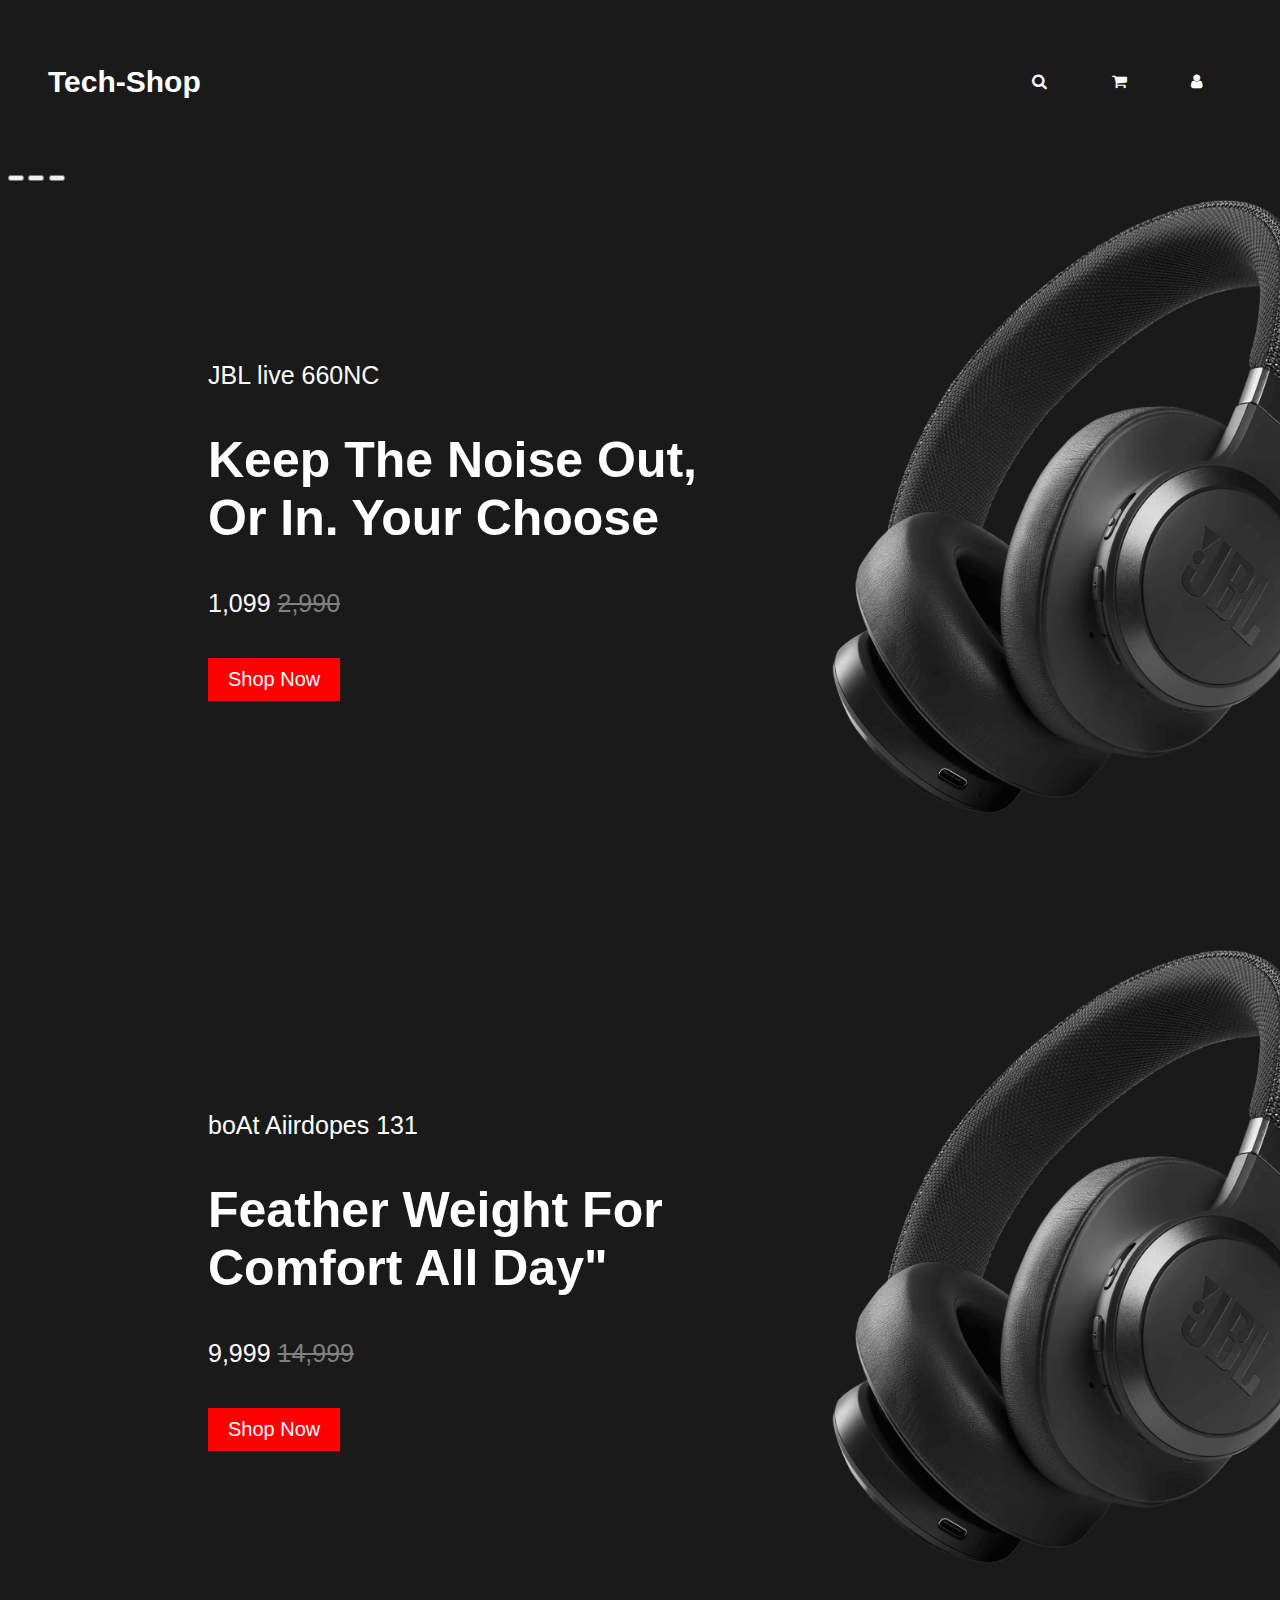
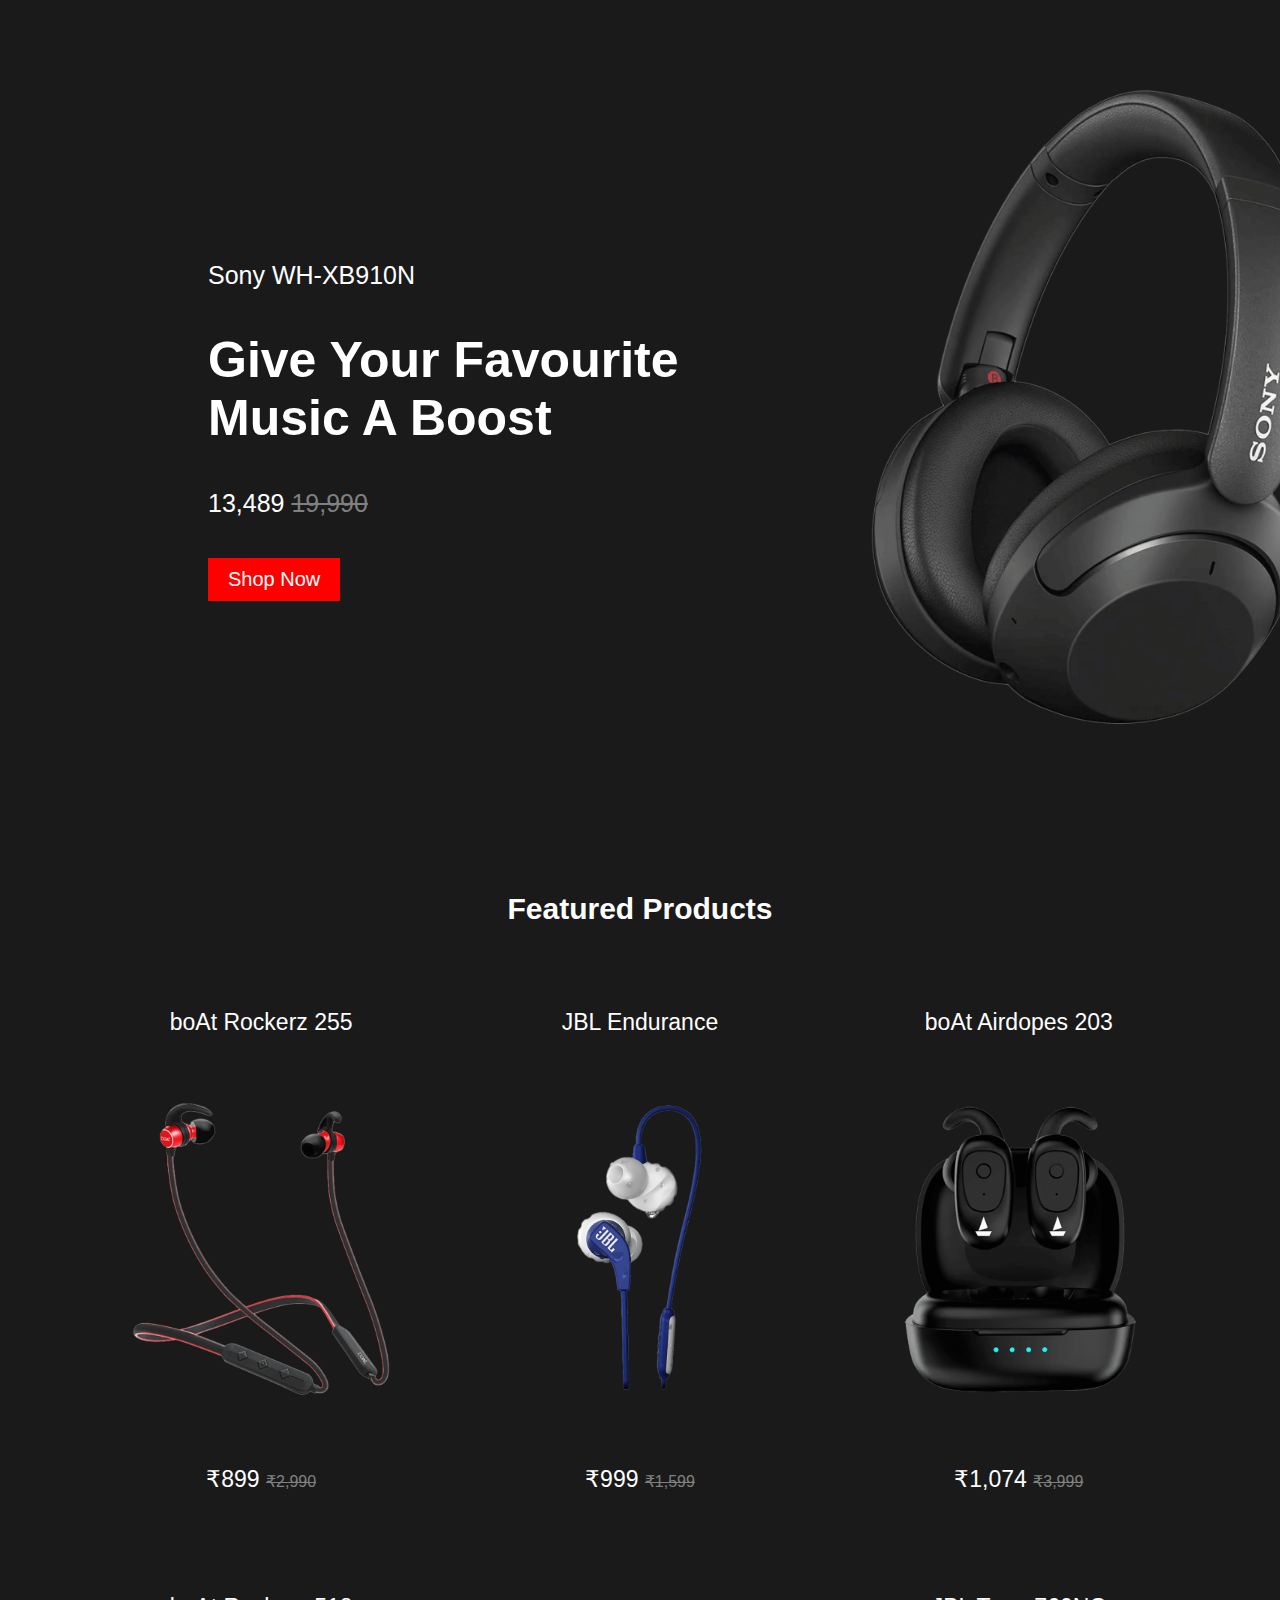
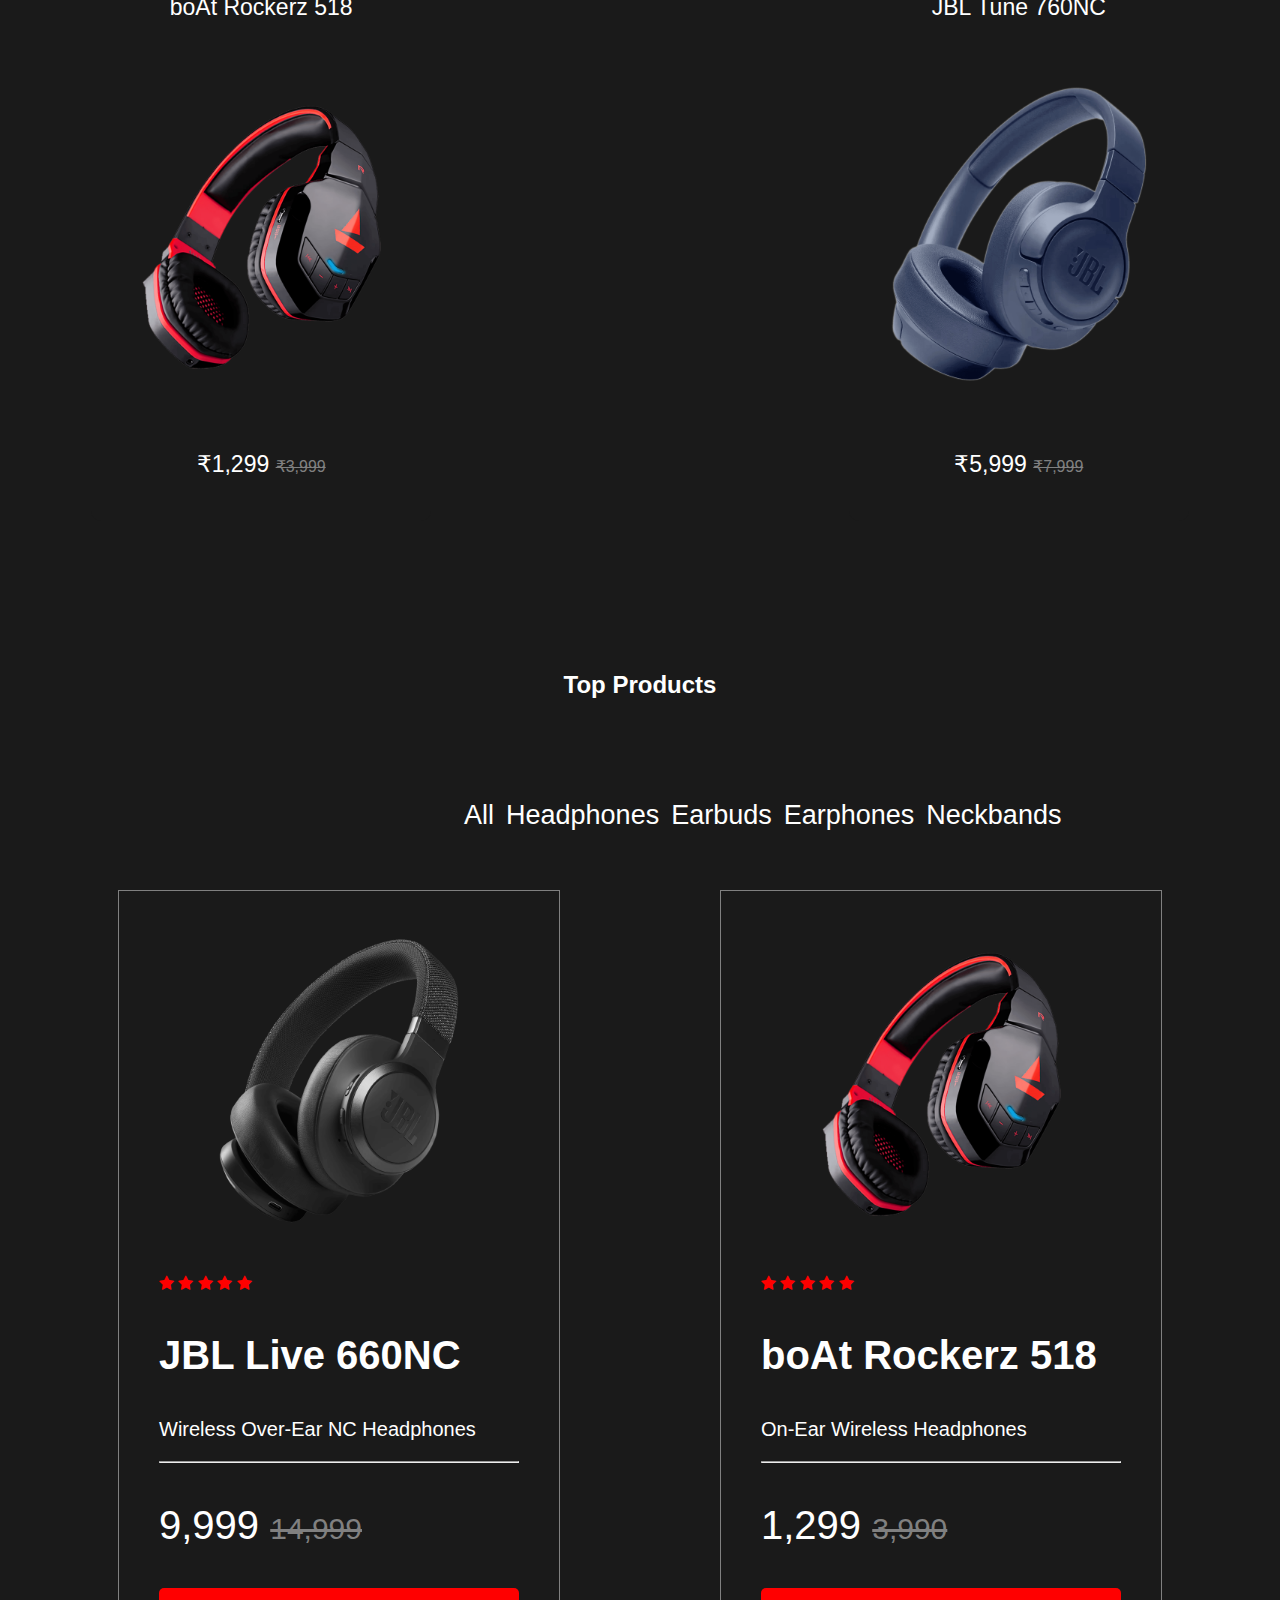
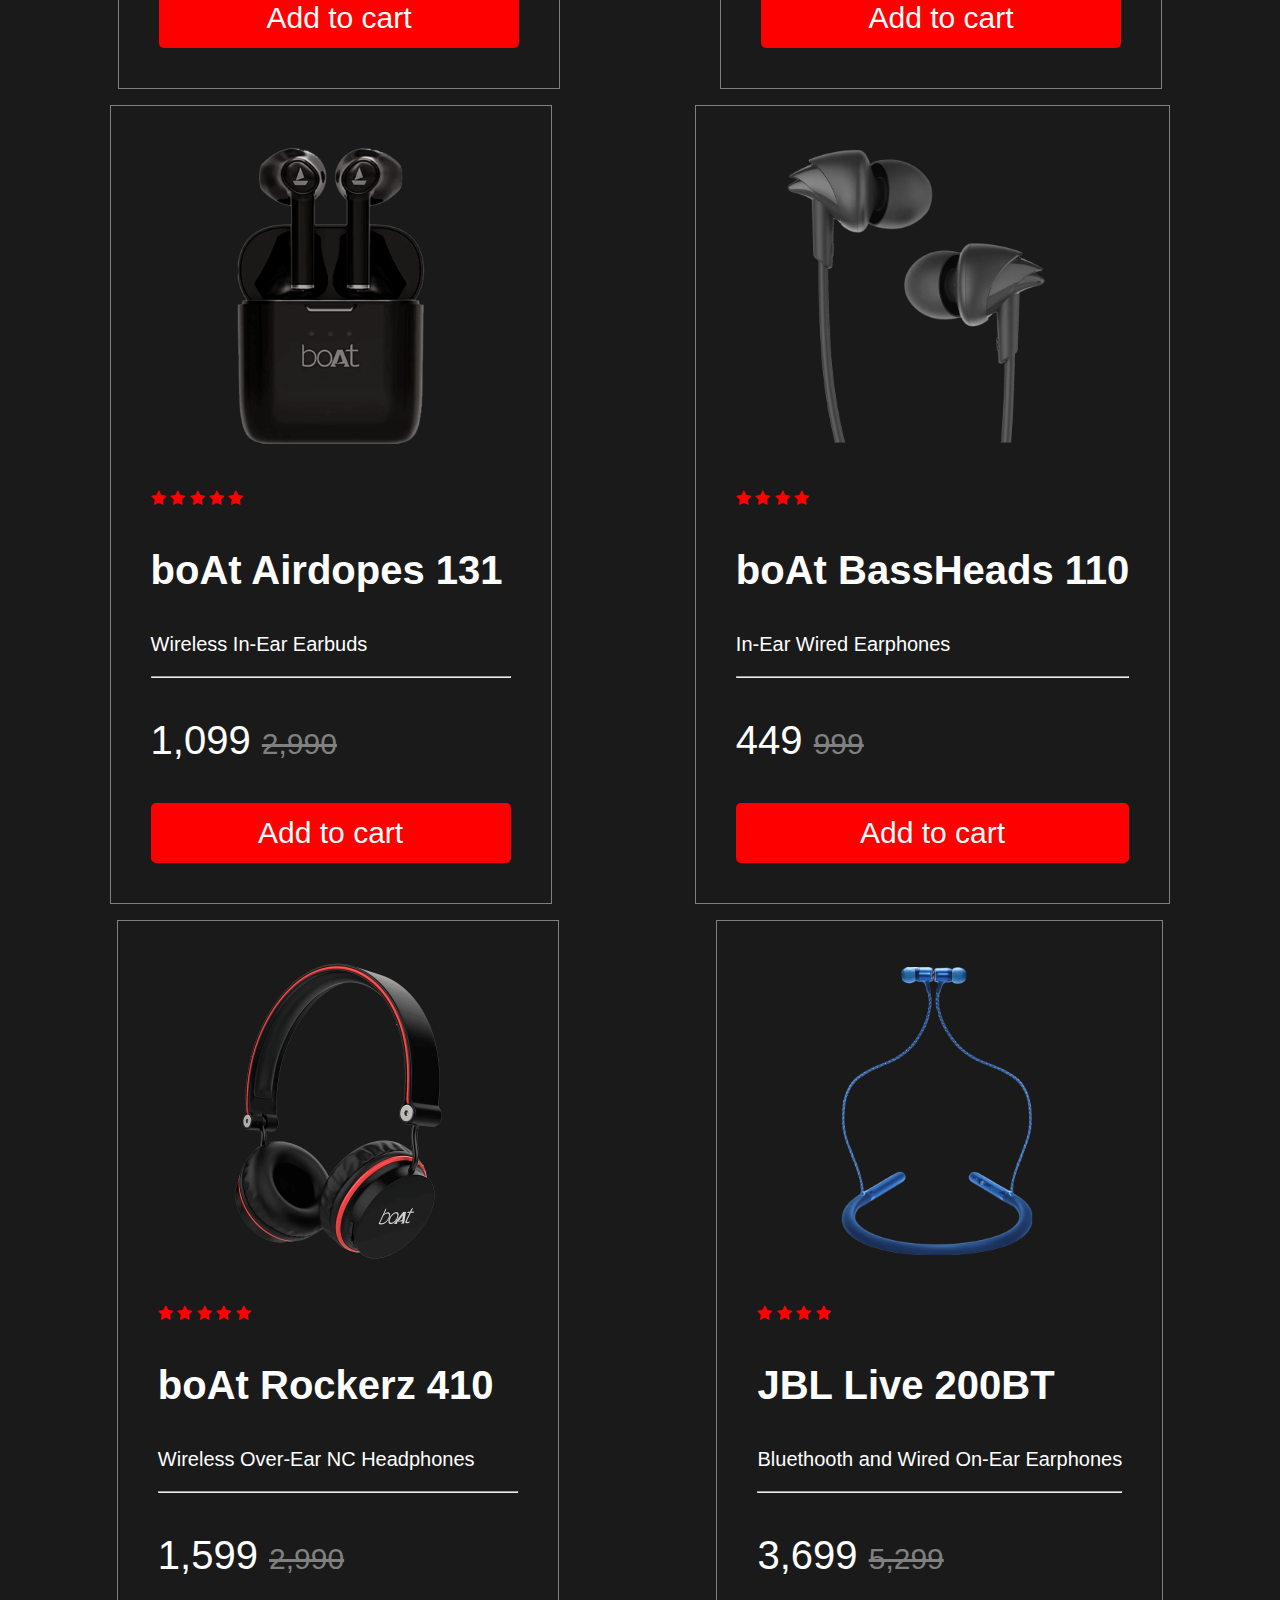
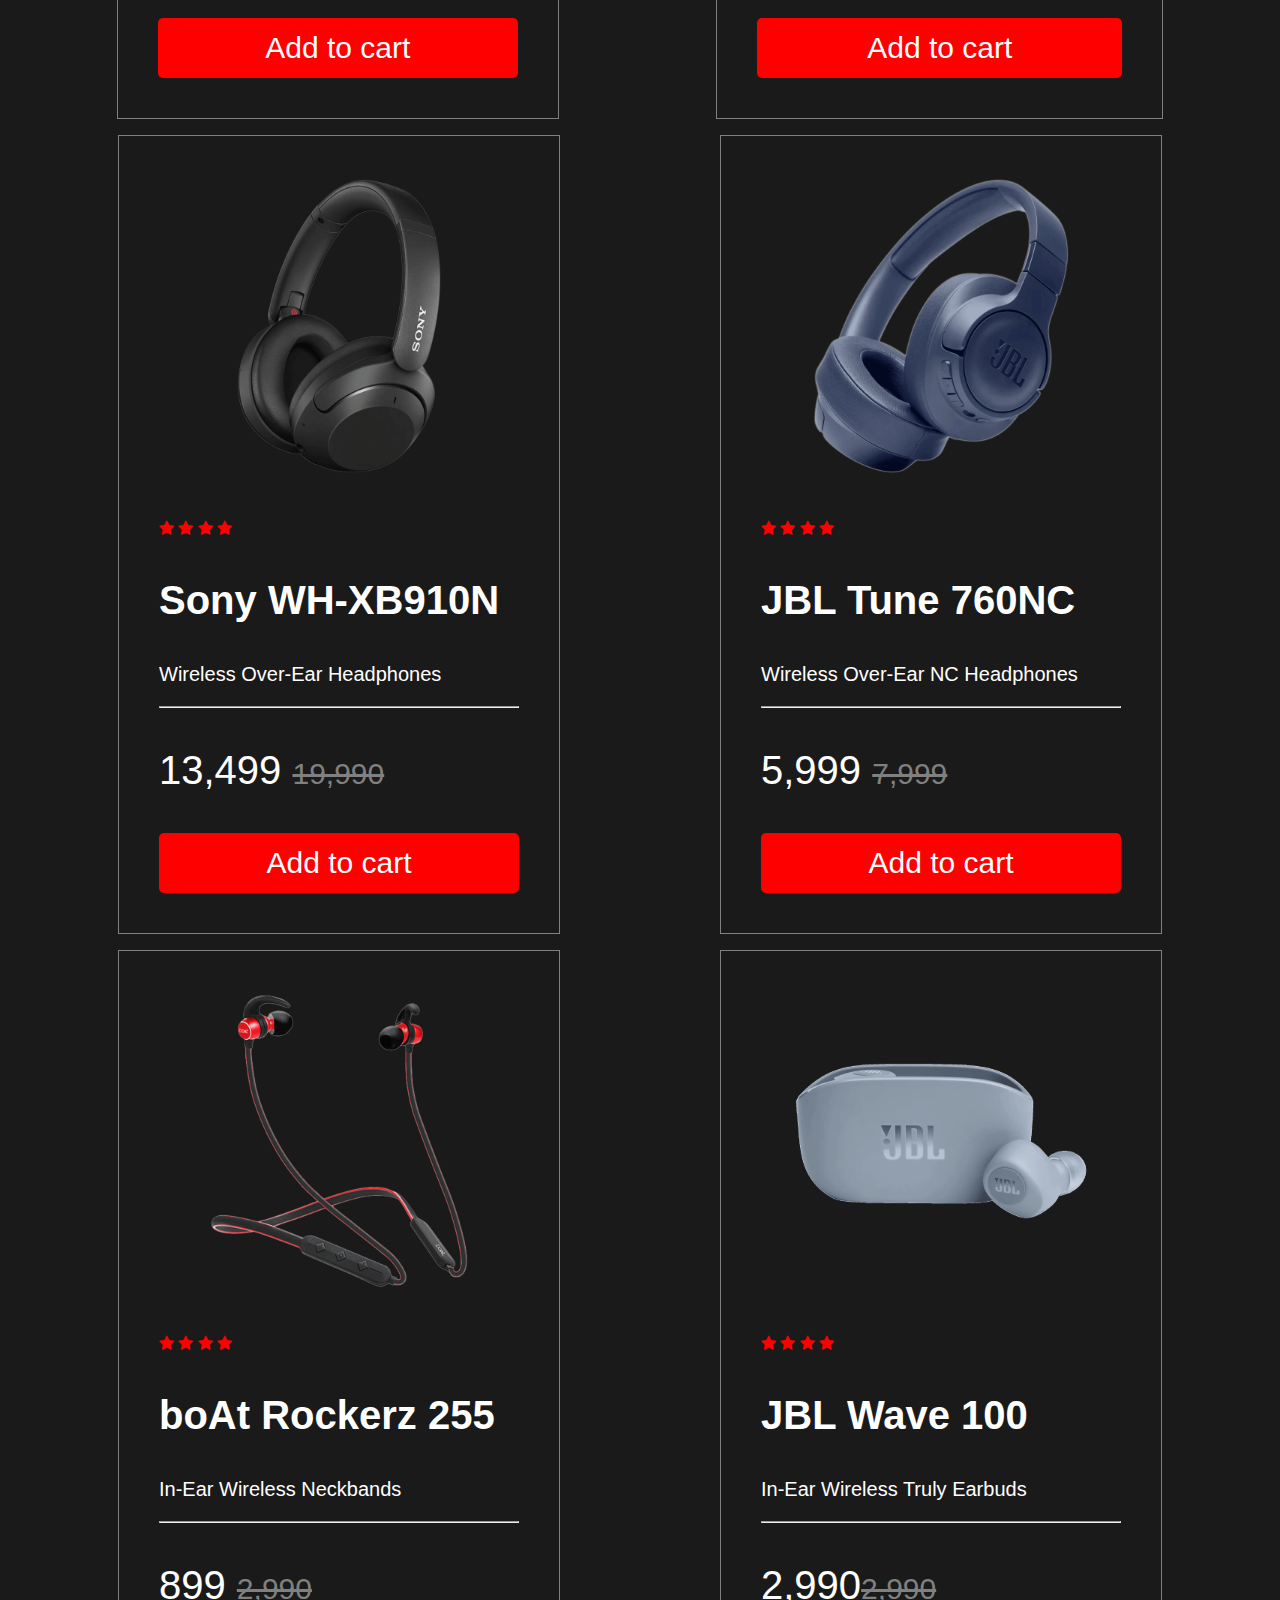
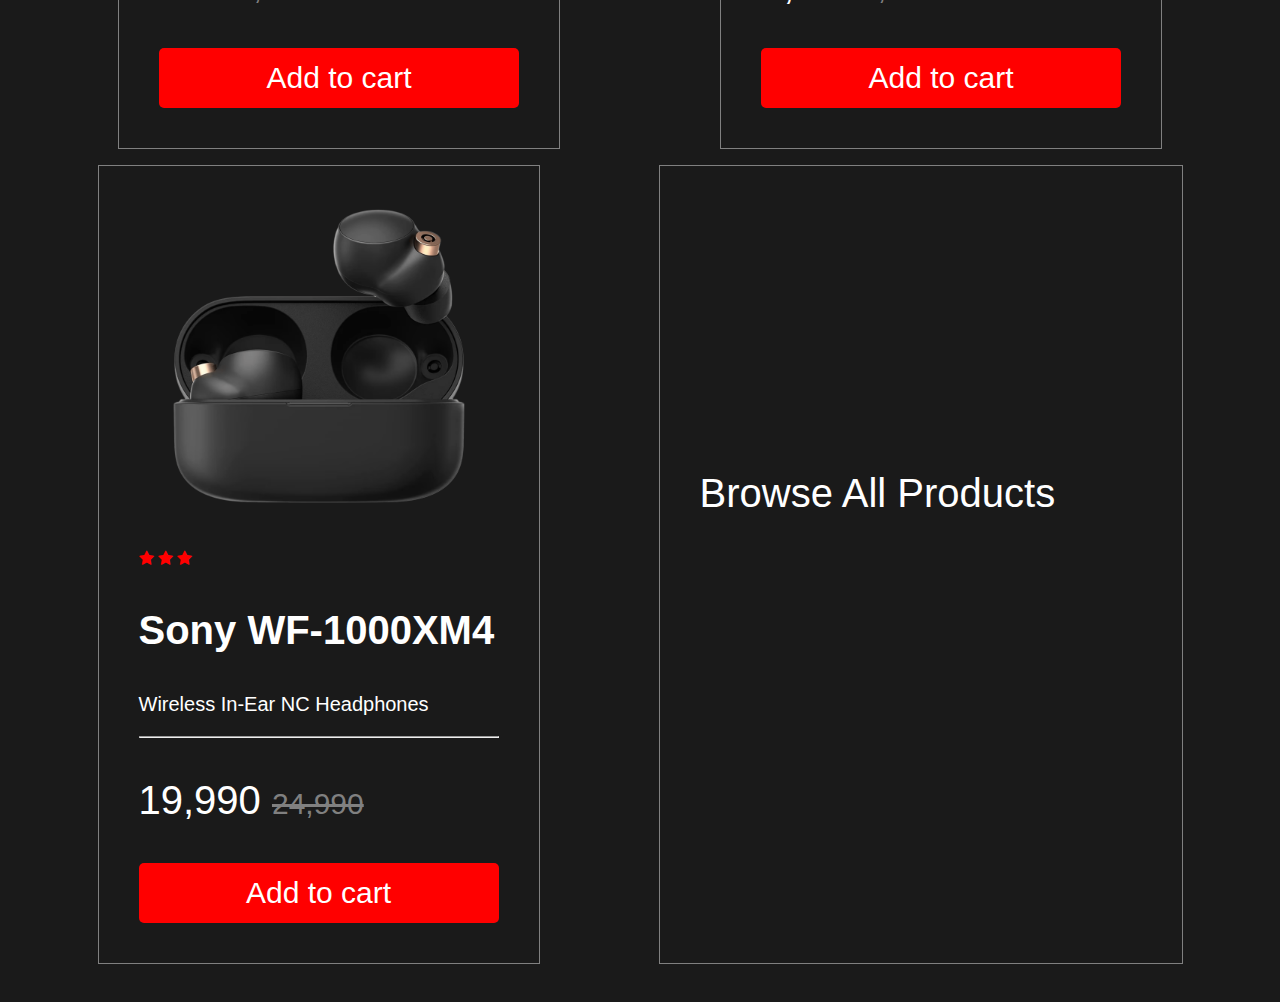
<file: techshop/index.html>
<!DOCTYPE html>
<html lang="en">
<head>
    <meta charset="UTF-8">
    <meta name="viewport" content="width=device-width, initial-scale=1.0">
    <title>TechShop</title>
    <link href="https://cdn.jsdelivr.net/npm/bootstrap@5.0.2/dist/css/bootstrap.min.css" rel="stylesheet" integrity="sha384-EVSTQN3/azprG1Anm3QDgpJLIm9Nao0Yz1ztcQTwFspd3yD65VohhpuuCOmLASjC" crossorigin="anonymous">
    <link rel="stylesheet" href="./styles.css">
    <link rel="stylesheet" href="https://cdnjs.cloudflare.com/ajax/libs/font-awesome/4.7.0/css/font-awesome.min.css">
    
</head>
<body>
    <header>
        <h2>Tech-Shop</h2>
        <div class="headicons">
        
            <i class="fa fa-search" aria-hidden="true"></i>
        
            <i class="fa fa-shopping-cart" aria-hidden="true"></i>

            <i class="fa fa-user" aria-hidden="true"></i>


        </div>
    </header>
    <div id="carouselExampleIndicators" class="carousel slide" data-bs-ride="carousel">
 
        <div class="carousel-indicators">
    
            <button type="button" data-bs-target="#carouselExampleIndicators" data-bs-slide-to="0" class="active" aria-current="true" aria-label="Slide 1"></button>
    
            <button type="button" data-bs-target="#carouselExampleIndicators" data-bs-slide-to="1" aria-label="Slide 2"></button>
    
            <button type="button" data-bs-target="#carouselExampleIndicators" data-bs-slide-to="2" aria-label="Slide 3"></button>
  
        </div>
  
        <div class="carousel-inner">
    
    

            <div class="carousel-item active">
                
                
                <img src="/techshop/assets/jbl660nc-1.png"  alt="...">
                <div class="productdetails">

                    <p>JBL live 660NC</p>
                    
                    <h2>Keep The Noise Out, Or In. Your Choose</h2>
                    
                    <p>1,099 <span>2,990</span></p>
                    
                    <button>Shop Now</button>
                </div>

                
   
            </div>
    
            <div class="carousel-item">
                
                
     
                <img src="/techshop/assets/jbl660nc-1.png"  alt="...">
                <div class="productdetails">
                    <p>boAt Aiirdopes 131</p>
                
                    <h2>Feather Weight For Comfort All Day" </h2>
                
                    <p>9,999 <span>14,999</span></p>
                
                    <button>Shop Now</button>
                </div>
            </div>
    
            <div class="carousel-item">
      
                <img src="/techshop/assets/sonyXb910n-1 (2).png" alt="...">
                <div class="productdetails">
                    <p>Sony WH-XB910N</p>
                
                    <h2>Give Your Favourite Music A Boost</h2>
                
                    <p>13,489 <span>19,990</span></p>
                
                    <button>Shop Now</button>
                </div>
    
            </div>
  
        </div>
    </div>
    <div class="featuredproducts">
        <h2>Featured Products</h2>
  
        <div class="carousel-track">
            <div class="product-card">
                <p>boAt Rockerz 255</p>
                <img src="/techshop/assets/boat255r-1.png" alt="boAt Rockerz 255">
                <p>₹899 <span class="original">₹2,990</span></p>
            </div>
    
    
            <div class="product-card">
                <p>JBL Endurance</p>
                <img src="/techshop/assets/jbl-endu-1.png" alt="JBL Endurance">
                <p>₹999 <span class="original">₹1,599</span></p>
    
            </div>
   
    
            <div class="product-card">

                <p>boAt Airdopes 203</p>
                <img src="/techshop/assets/boat203-1.png" alt="boAt Airdopes 203">
                <p>₹1,074 <span class="original">₹3,999</span></p>

            </div>
   
    
            <div class="product-card">

                <p>boAt Rockerz 518</p>
                <img src="/techshop/assets/boat518-1.png" alt="boAt Rockerz 518">
                <p>₹1,299 <span class="original">₹3,999</span></p>
    
            </div>
    
   
            <div class="product-card">

                <p>JBL Tune 760NC</p>
      
                <img src="/techshop/assets/jbl760nc-1.png" alt="JBL Tune 760NC">
      
                <p>₹5,999 <span class="original">₹7,999</span></p>
    
            </div>
 

        </div>

    </div>
    <div class="topproducts">
        <h2>Top Products</h2>
        <div class="header">
            <button>All</button>
            <button>Headphones</button>
            <button>Earbuds</button>
            <button>Earphones</button>
            <button>Neckbands</button>
        </div>
        <div class="cards">
            <div class="card">
                <div class="img">
                
                    <img src="/techshop/assets/jbl660nc-1.png" alt="">
                </div>
               <div>
                
                  <i class="fa fa-star" aria-hidden="true"></i>
                  <i class="fa fa-star" aria-hidden="true"></i>
                  <i class="fa fa-star" aria-hidden="true"></i>
                  <i class="fa fa-star" aria-hidden="true"></i>
                  <i class="fa fa-star" aria-hidden="true"></i>
                  <h3>JBL Live 660NC</h3>
                  <p>Wireless Over-Ear NC Headphones</p>
                  <hr>
                  <p>9,999 <span>14,999</span></p>
                  <button>Add to cart</button>
                </div>

            </div>
            <div class="card">
                <div class="img">
                
                    <img src="/techshop/assets/boat518-1.png" alt="">
                </div>
                <div>
                
                    <i class="fa fa-star" aria-hidden="true"></i>
                
                
                    <i class="fa fa-star" aria-hidden="true"></i>
                
                
                    <i class="fa fa-star" aria-hidden="true"></i>
                
                
                    <i class="fa fa-star" aria-hidden="true"></i>
                
                    <i class="fa fa-star" aria-hidden="true"></i>
                
                    <h3>boAt Rockerz 518</h3>
                    <p>On-Ear Wireless Headphones</p>
                
                    <hr>
                
                    <p>1,299 <span>3,990</span></p>
                
                    <button>Add to cart</button>
                </div>
            </div>
            <div class="card">
                <div class="img">
                
                    <img src="/techshop/assets/boat131-1.png" alt="">
                </div>
                <div>
                
                    <i class="fa fa-star" aria-hidden="true"></i>
                
                
                    <i class="fa fa-star" aria-hidden="true"></i>
                
                    <i class="fa fa-star" aria-hidden="true"></i>
                
                    <i class="fa fa-star" aria-hidden="true"></i>
                
                    <i class="fa fa-star" aria-hidden="true"></i>
                
                    <h3>boAt Airdopes 131</h3>
                    <p>Wireless In-Ear Earbuds</p>
                
                    <hr>
                
                    <p>1,099 <span>2,990</span></p>
                
                    <button>Add to cart</button>
                </div>
            </div>
            <div class="card">
                <div class="img">
                
                    <img src="/techshop/assets/boat110-1.png" alt="">
                </div>
                <div>
                
                    <i class="fa fa-star" aria-hidden="true"></i>
                
                    <i class="fa fa-star" aria-hidden="true"></i>
                
                    <i class="fa fa-star" aria-hidden="true"></i>
                
                    <i class="fa fa-star" aria-hidden="true"></i>
                
                    <h3>boAt BassHeads 110</h3>
                    <p>In-Ear Wired Earphones</p>
                
                    <hr>
                
                    <p>449 <span>999</span></p>
                
                    <button>Add to cart</button>
                    </div>
            </div>
            <div class="card">
                <div class="img">
                
                    <img src="/techshop/assets/boat410-1.png" alt="">
                </div>
                <div>
                
                    <i class="fa fa-star" aria-hidden="true"></i>
                
                    <i class="fa fa-star" aria-hidden="true"></i>
                
                    <i class="fa fa-star" aria-hidden="true"></i>
                
                    <i class="fa fa-star" aria-hidden="true"></i>
                
                    <i class="fa fa-star" aria-hidden="true"></i>
                
                    <h3>boAt Rockerz 410</h3>
                    <p>Wireless Over-Ear NC Headphones</p>
                
                    <hr>
                
                    <p>1,599 <span>2,990</span></p>
                
                    <button>Add to cart</button>
                </div>
            </div>
            <div class="card">
                <div class="img">
                
                    <img src="/techshop/assets/jbl200bt-1.png" alt="">
                </div>
                <div>
                
                    <i class="fa fa-star" aria-hidden="true"></i>
                
                    <i class="fa fa-star" aria-hidden="true"></i>
                
                    <i class="fa fa-star" aria-hidden="true"></i>
                
                    <i class="fa fa-star" aria-hidden="true"></i>
                
                    <h3>JBL Live 200BT</h3>
                    <p>Bluethooth and Wired On-Ear Earphones</p>
                
                    <hr>
                
                    <p>3,699 <span>5,299</span></p>
                
                    <button>Add to cart</button>
                </div>
               
            </div>
            <div class="card">
                <div class="img">
                
                    <img src="/techshop/assets/sonyXb910n-1 (2).png" alt="">
                </div>
                <div>
                
                    <i class="fa fa-star" aria-hidden="true"></i>
                
                    <i class="fa fa-star" aria-hidden="true"></i>
                
                    <i class="fa fa-star" aria-hidden="true"></i>
                
                    <i class="fa fa-star" aria-hidden="true"></i>
                
                    <h3>Sony WH-XB910N</h3>
                    <p>Wireless Over-Ear Headphones</p>
                
                    <hr>
                
                    <p>13,499 <span>19,990</span></p>
                
                    <button>Add to cart</button>
                </div>
            </div>
            <div class="card">
                <div class="img">
                
                    <img src="/techshop/assets/jbl760nc-1.png" alt="">
                </div>
                <div>
                    <i class="fa fa-star" aria-hidden="true"></i>
                
                    <i class="fa fa-star" aria-hidden="true"></i>
                
                    <i class="fa fa-star" aria-hidden="true"></i>
                
                    <i class="fa fa-star" aria-hidden="true"></i>
                
                    <h3>JBL Tune 760NC</h3>
                    <p>Wireless Over-Ear NC Headphones</p>
                
                    <hr>
                
                    <p>5,999 <span>7,999</span></p>
                
                    <button>Add to cart</button>
                </div>
            </div>
            <div class="card">
                <div class="img">
                
                    <img src="/techshop/assets/boat255r-1.png" alt="">
                </div>
                <div>
                
                    <i class="fa fa-star" aria-hidden="true"></i>
                
                    <i class="fa fa-star" aria-hidden="true"></i>
                
                    <i class="fa fa-star" aria-hidden="true"></i>
                
                    <i class="fa fa-star" aria-hidden="true"></i>
                
                    <h3>boAt Rockerz 255</h3>
                    <p>In-Ear Wireless Neckbands</p>
                
                    <hr>
                
                    <p>899  <span>2,990</span></p>
                
                    <button>Add to cart</button>
                </div>
            </div>
            <div class="card">
                <div class="img">
                
                    <img src="/techshop/assets/jbl100-1.png" alt="">
                </div>
                <div>
                
                    <i class="fa fa-star" aria-hidden="true"></i>
                
                    <i class="fa fa-star" aria-hidden="true"></i>
                
                    <i class="fa fa-star" aria-hidden="true"></i>
                
                    <i class="fa fa-star" aria-hidden="true"></i>
                
                    <h3>JBL Wave 100</h3>
                    <p>In-Ear Wireless Truly Earbuds</p>
                
                    <hr>
                
                    <p>2,990<span>2,990</span></p>
                
                    <button>Add to cart</button>
                </div>
            </div>
            <div class="card">
                <div class="img">
                
                    <img src="/techshop/assets/sony1000xm4-1.png" alt="">
                </div>
                <div>
                
                    <i class="fa fa-star" aria-hidden="true"></i>
                
                    <i class="fa fa-star" aria-hidden="true"></i>
                
                    <i class="fa fa-star" aria-hidden="true"></i>
                
                    <h3>Sony WF-1000XM4</h3>
                    <p>Wireless In-Ear NC Headphones</p>
                
                    <hr>
                
                    <p>19,990 <span>24,990</span></p>
                
                    <button>Add to cart</button>
                </div>
            </div>
            <div class="card">
                <p>Browse All Products</p>
                
            </div>
        </div>
    </div>

<script src="https://cdn.jsdelivr.net/npm/bootstrap@5.0.2/dist/js/bootstrap.bundle.min.js" integrity="sha384-MrcW6ZMFYlzcLA8Nl+NtUVF0sA7MsXsP1UyJoMp4YLEuNSfAP+JcXn/tWtIaxVXM" crossorigin="anonymous"></script>


</body>
</html>
</file>
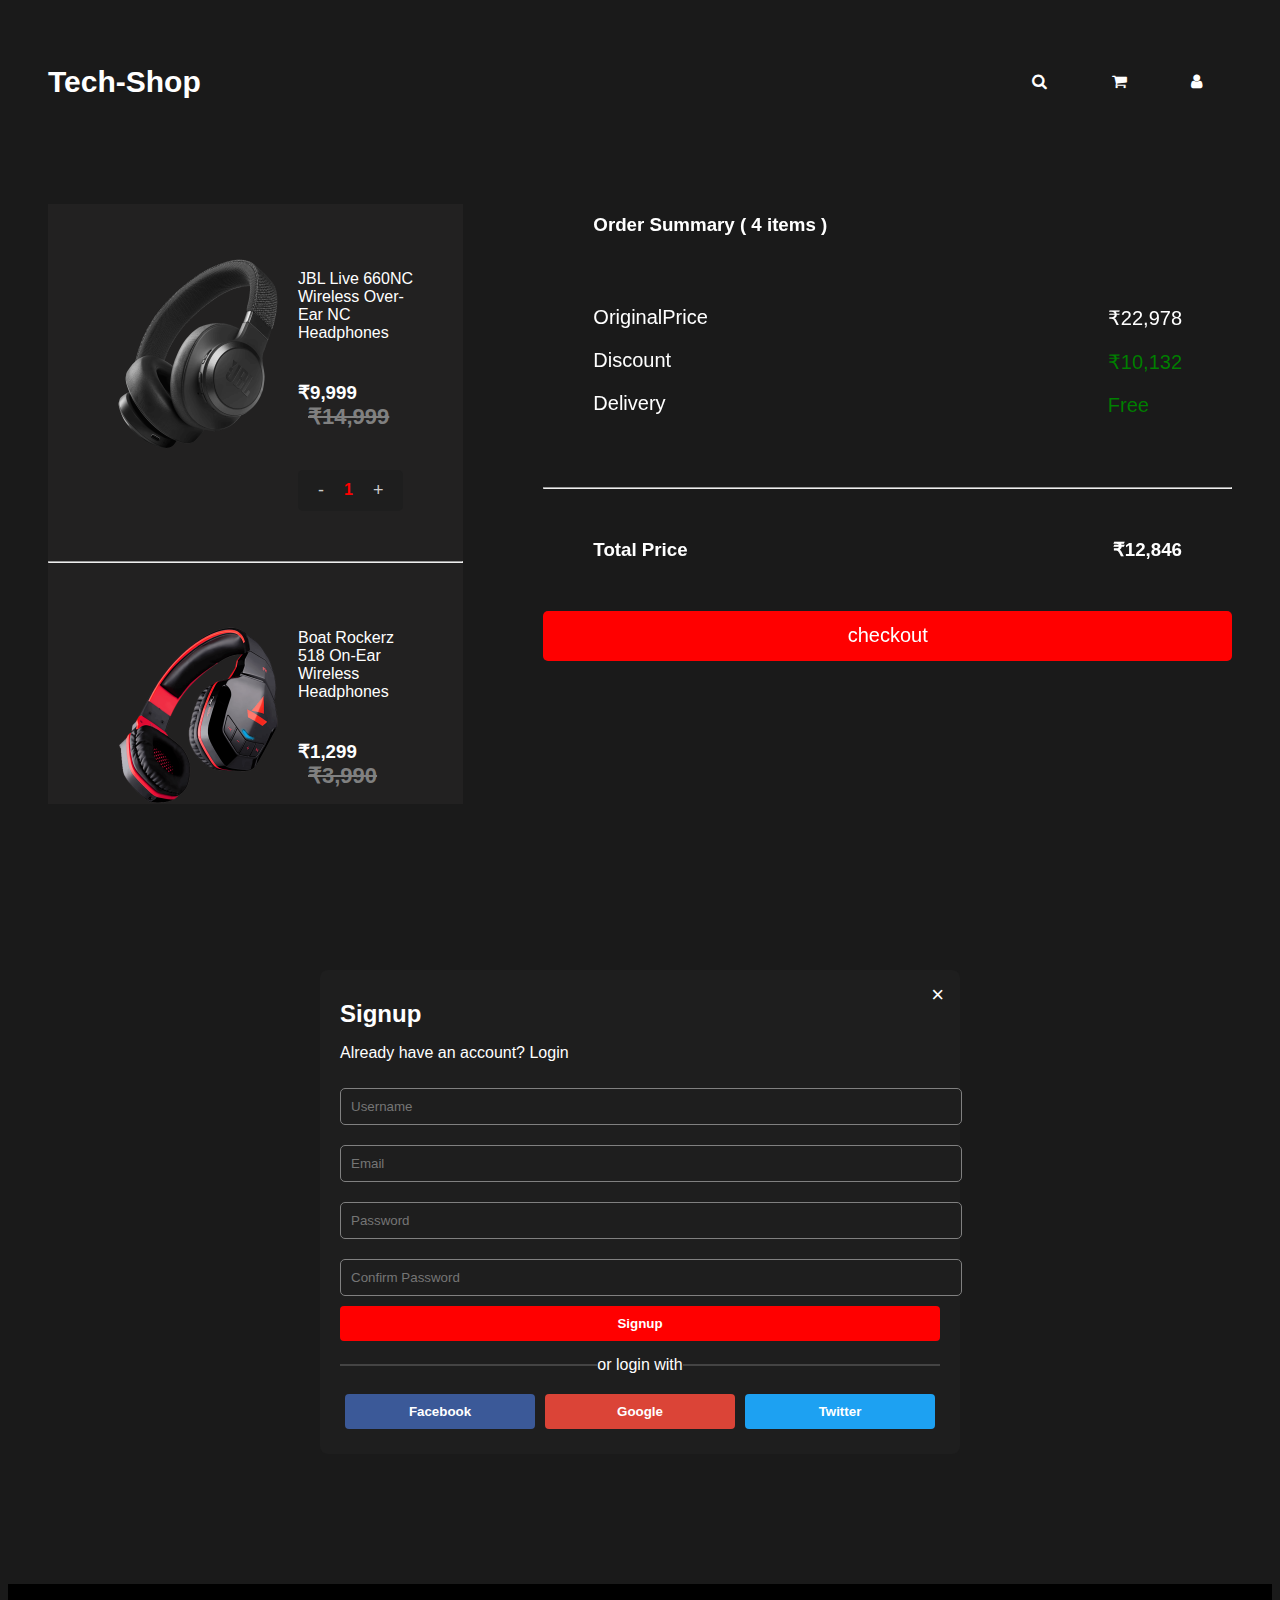
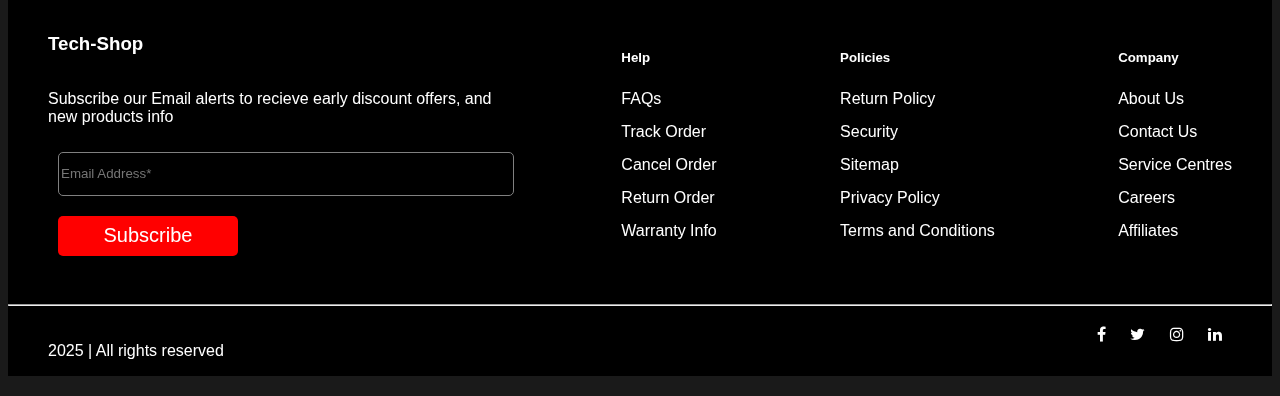
<file: techshop/cart.html>
<!DOCTYPE html>
<html lang="en">
<head>
    <meta charset="UTF-8">
    <meta name="viewport" content="width=device-width, initial-scale=1.0">
    <title>Cart</title>
    <link href="https://cdn.jsdelivr.net/npm/bootstrap@5.0.2/dist/css/bootstrap.min.css" rel="stylesheet" integrity="sha384-EVSTQN3/azprG1Anm3QDgpJLIm9Nao0Yz1ztcQTwFspd3yD65VohhpuuCOmLASjC" crossorigin="anonymous">
    <link rel="stylesheet" href="./styles.css">
    <link rel="stylesheet" href="https://cdnjs.cloudflare.com/ajax/libs/font-awesome/4.7.0/css/font-awesome.min.css">
</head>
<body>
    <header>
        <h2>Tech-Shop</h2>
        <div class="headicons">
        
            <i class="fa fa-search" aria-hidden="true"></i>
        
            <a href="/techshop/cart.html"><i class="fa fa-shopping-cart" aria-hidden="true"></i></a>

            <a href="#signupModal"><i class="fa fa-user"></i></a>


        </div>
    </header>
    <main>
    
        <div class="cartitems">
        
            <div class="item one">
        
           
                <img src="/techshop/assets/jbl660nc-1.png" alt="">
           
                <div class="content">
           
                    <p>JBL Live 660NC Wireless Over-Ear NC Headphones</p>
            
           
                    <h3>₹9,999 <span>₹14,999</span></h3>
           
                    <div class="quantity-selector">
 
           
                        <button class="qty-btn">-</button>
 
           
                        <span class="qty-number">1</span>
 
           
                        <button class="qty-btn">+</button>

           
                    </div>

           
                </div>
        
            </div>
        
            <hr>
        
            <div class="item two">
        
                <img src="/techshop/assets/boat518-1.png" alt="">
        
                <div class="content">
        
                    
                
                    <p>Boat Rockerz 518 On-Ear Wireless Headphones</p>
            
            
                    <h3>₹1,299 <span>₹3,990</span></h3>
            
                    <div class="quantity-selector">
 
            
                        <button class="qty-btn">-</button>
 
            
                        <span class="qty-number">1</span>
 
            
                        <button class="qty-btn">+</button>

        
                    </div>

        
                </div>
            
        
            </div>
        
            <hr>
        
            <div class="item three">
        
                <img src="/techshop/assets/boat131-1.png" alt="">
        
                <div class="content">
            
        
                    <p>boAt Airdops 131 Wireless In-Ear Earbuds</p>
            
        
                    <h3>₹1,299 <span>₹3,990</span></h3>
        
                    <div class="quantity-selector">
 
        
                        <button class="qty-btn">-</button>
 
        
                        <span class="qty-number">1</span>
 
        
                        <button class="qty-btn">+</button>

        
                    </div>

        
                </div>
            
        
            </div>
    
        </div>
    
        <div class="ordersummary">
    
            <h3>Order Summary ( 4 items )</h3>
    
            <div class="pricesummary">
    
                <ul>
    
                    <li>OriginalPrice</li>
    
                    <li>Discount</li>
    
                    <li>Delivery</li>
    
                </ul>
    
                <ul class="price">
    
                    <li>₹22,978</li>
    
                    <li><span>₹10,132</span></li>
    
                    <li><span>Free</span></li>
    
                </ul>
    
            </div>

            <hr>
            <div class="totalprice">
            
                <h3>Total Price</h3>
            
                <h3>₹12,846</h3>
            </div>
            <button>checkout</button>



    
        </div>
    </main>
    <div id="signupModal" class="modal">
 
            <div class="modal-content">
 
                <a href="#" class="close">&times;</a>

 
                <h2>Signup</h2>
 
                <p>Already have an account? Login</p>

 
                <form>
 
                    <input type="text" placeholder="Username" >
 
                    <input type="email" placeholder="Email" >
 
 
                    <input type="password" placeholder="Password" >
 
                    <input type="password" placeholder="Confirm Password" >
 
                    <button>Signup</button>
 
                </form>

 
                <div class="orsection">
 
                    <hr><span>or login with</span><hr>
 
                </div>

 
                <div class="social-buttons">
 
                    <button class="facebook">Facebook</button>
 
                    <button class="google">Google</button>
 
                    <button class="twitter">Twitter</button>
 
                </div>
 
            </div>

    </div>

    <footer>
            <div class="footersection">
            
                <div class="subscription">
            
                    <h3>Tech-Shop</h3>
            
                    <p>Subscribe our Email alerts to recieve early discount offers, and new products info</p>
            
                    <input type="email" placeholder="Email Address*">
            
                    <button>Subscribe</button>
            
                </div>
            
                <ul class="help">
            
                    <h5>Help</h5>
            
                    <li>FAQs</li>
            
                    <li>Track Order</li>
            
                    <li>Cancel Order</li>
            
                    <li>Return Order</li>
            
                    <li>Warranty Info</li>

            
                </ul>
            
                <ul class="policies">
            
                    <h5>Policies</h5>
            
                    <li>Return Policy</li>
            
                    <li>Security</li>
            
                    <li>Sitemap</li>
            
            
                    <li>Privacy Policy</li>
            
                    <li>Terms and Conditions</li>
            
                </ul>
            
                <ul class="company">
            
                    <h5>Company</h5>
            
                    <li>About Us</li>
            
                    <li>Contact Us</li>
            
                    <li>Service Centres</li>
            
                    <li>Careers</li>
            
                    <li>Affiliates</li>
            
                </ul>
            </div>
            
            <hr>
            
            <div class="socialmedia-accounts">
                <div><p>2025 | All rights reserved</p></div>
        
                <div class="icons">
                     <i class="fa fa-facebook" aria-hidden="true"></i>
                     <i class="fa fa-twitter" aria-hidden="true"></i>
    
                     <i class="fa fa-instagram" aria-hidden="true"></i>
        
                     <i class="fa fa-linkedin" aria-hidden="true"></i>
        
                </div>
            </div>
        </footer>
    
        <script src="https://cdn.jsdelivr.net/npm/bootstrap@5.0.2/dist/js/bootstrap.bundle.min.js" integrity="sha384-MrcW6ZMFYlzcLA8Nl+NtUVF0sA7MsXsP1UyJoMp4YLEuNSfAP+JcXn/tWtIaxVXM" crossorigin="anonymous"></script>

</body>
</html>
</file>
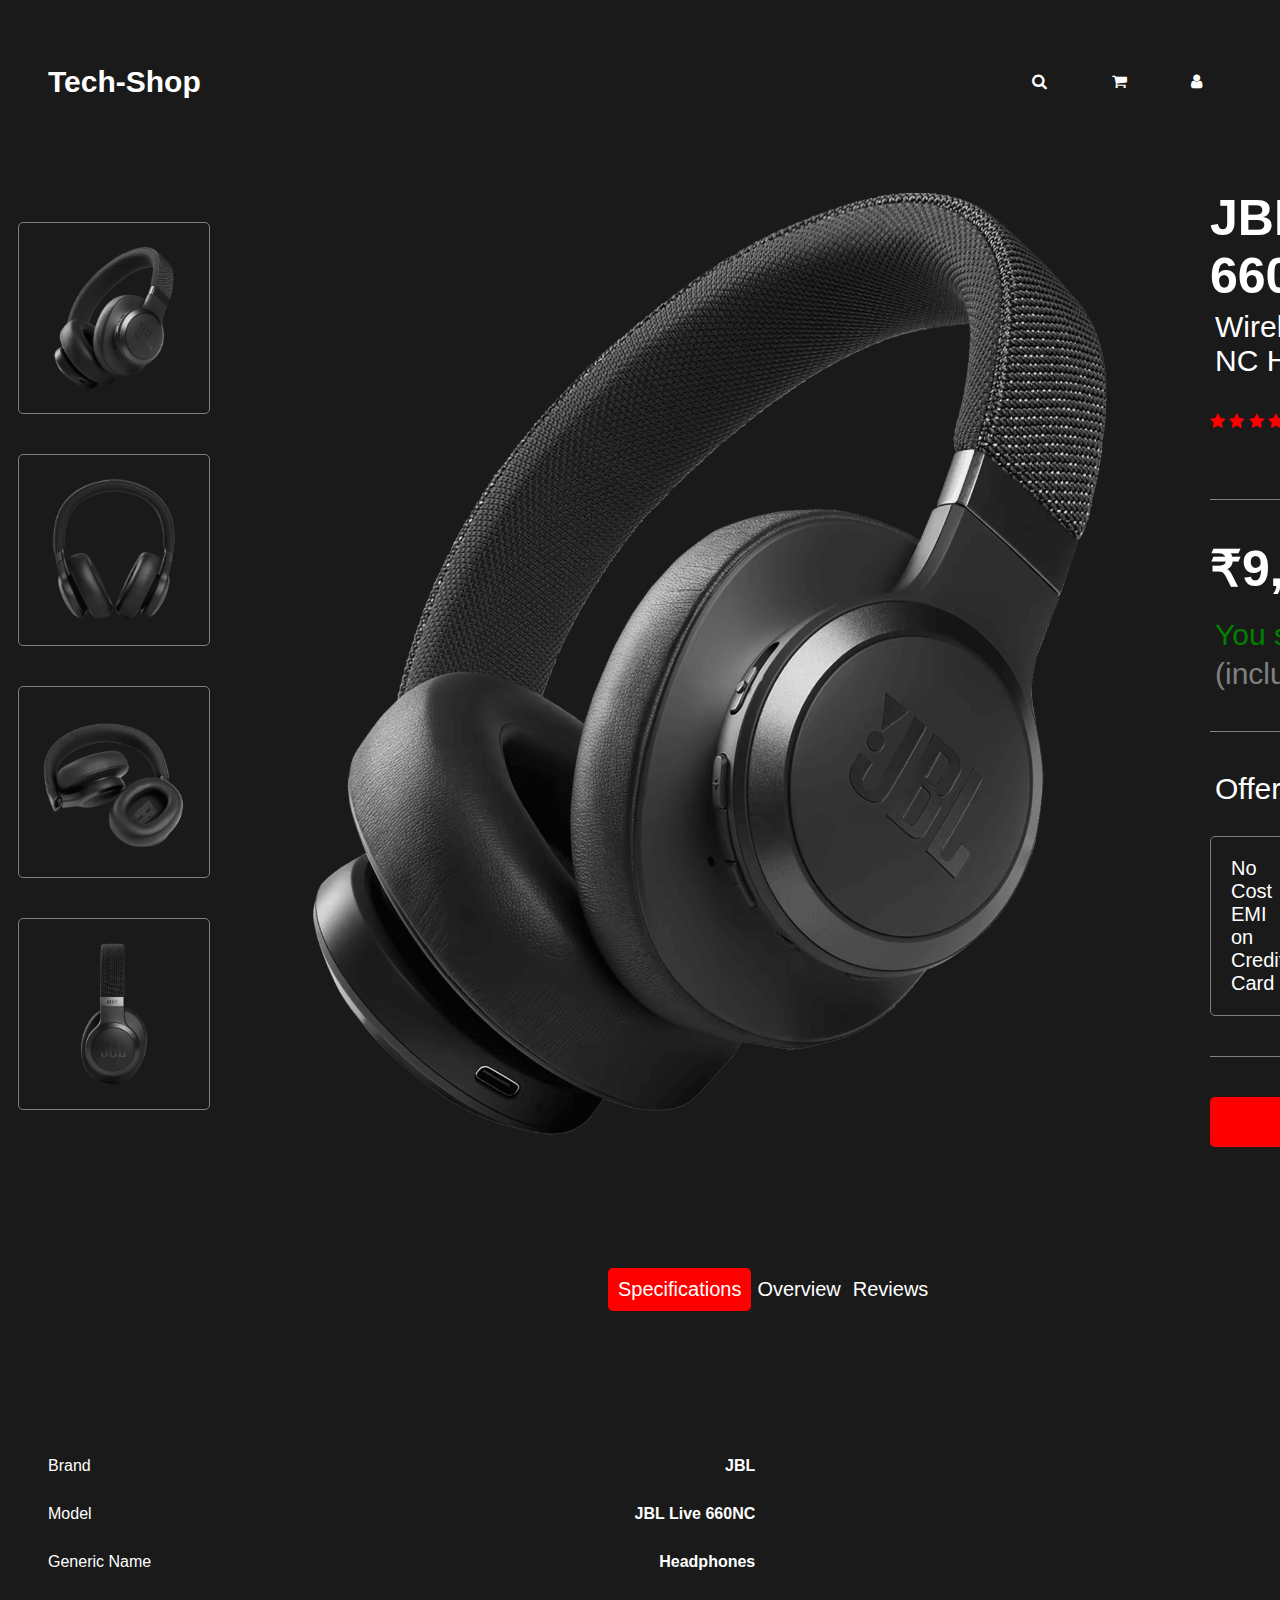
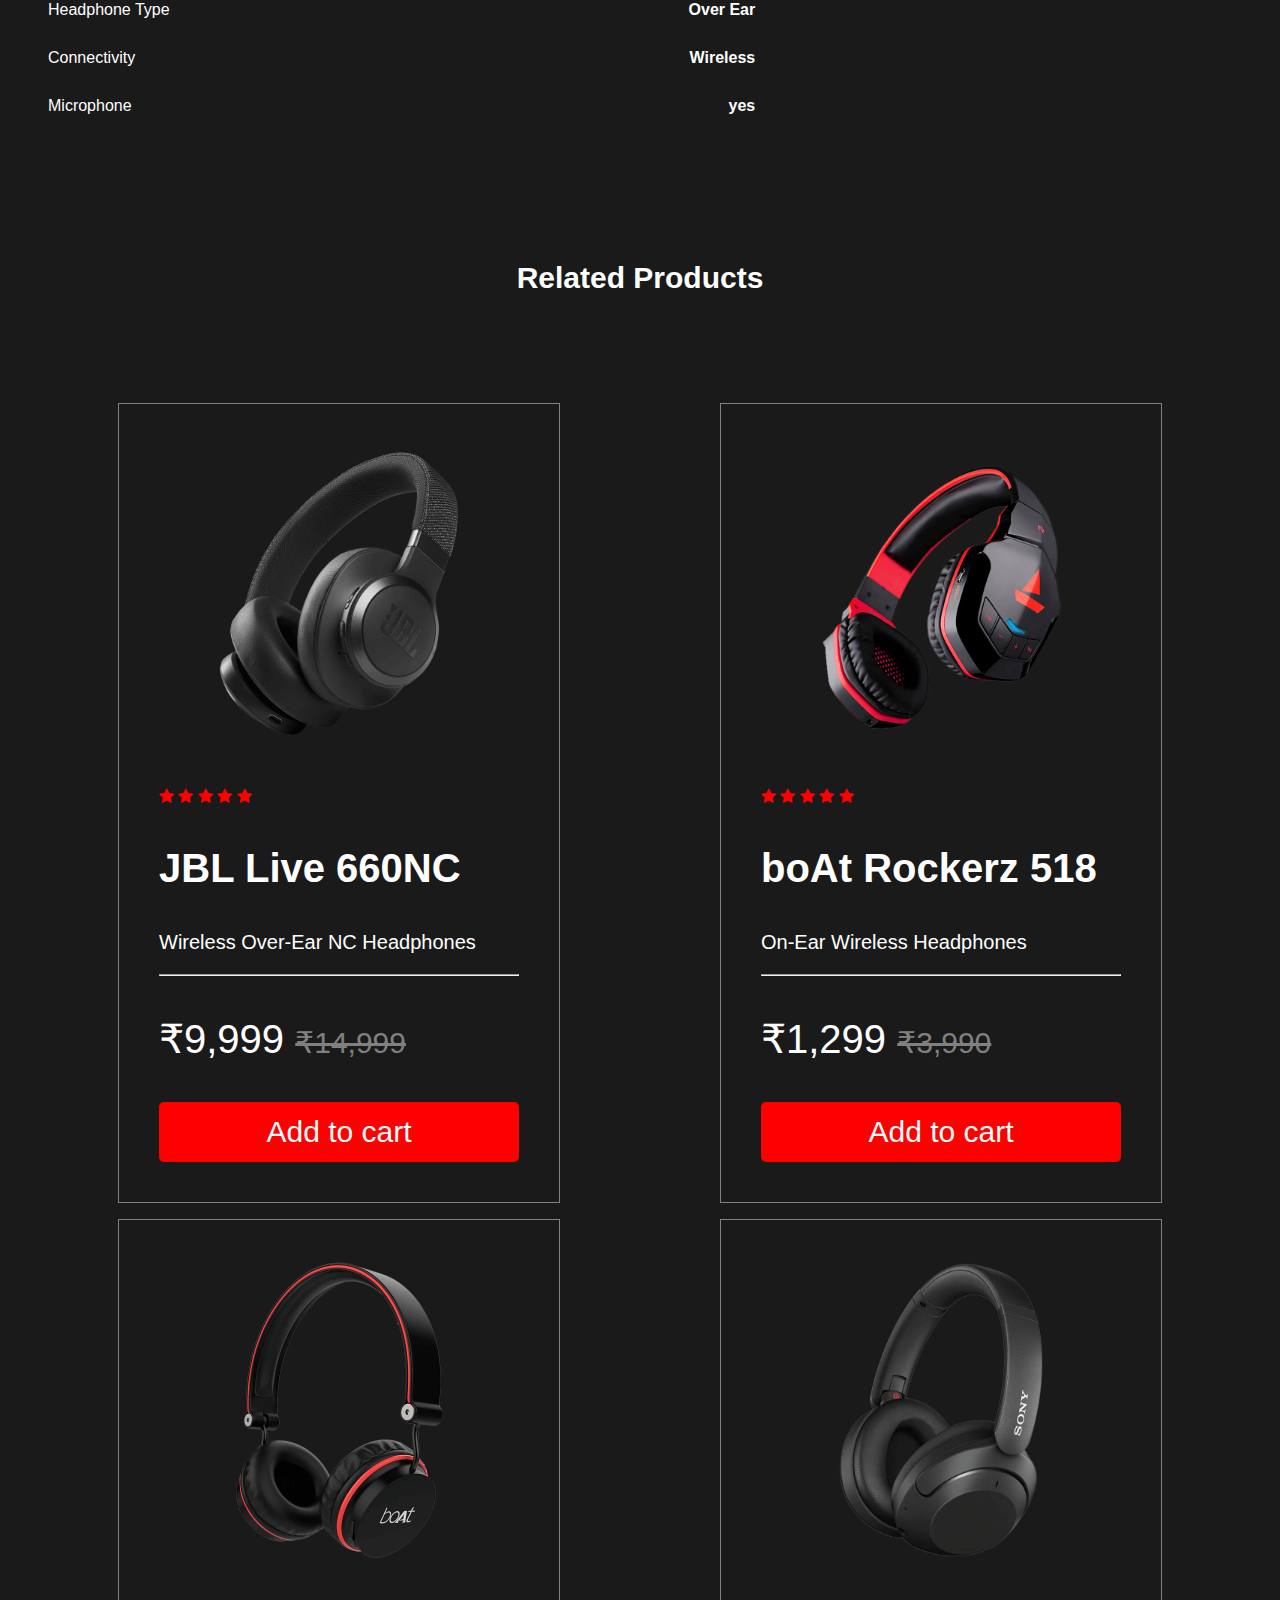
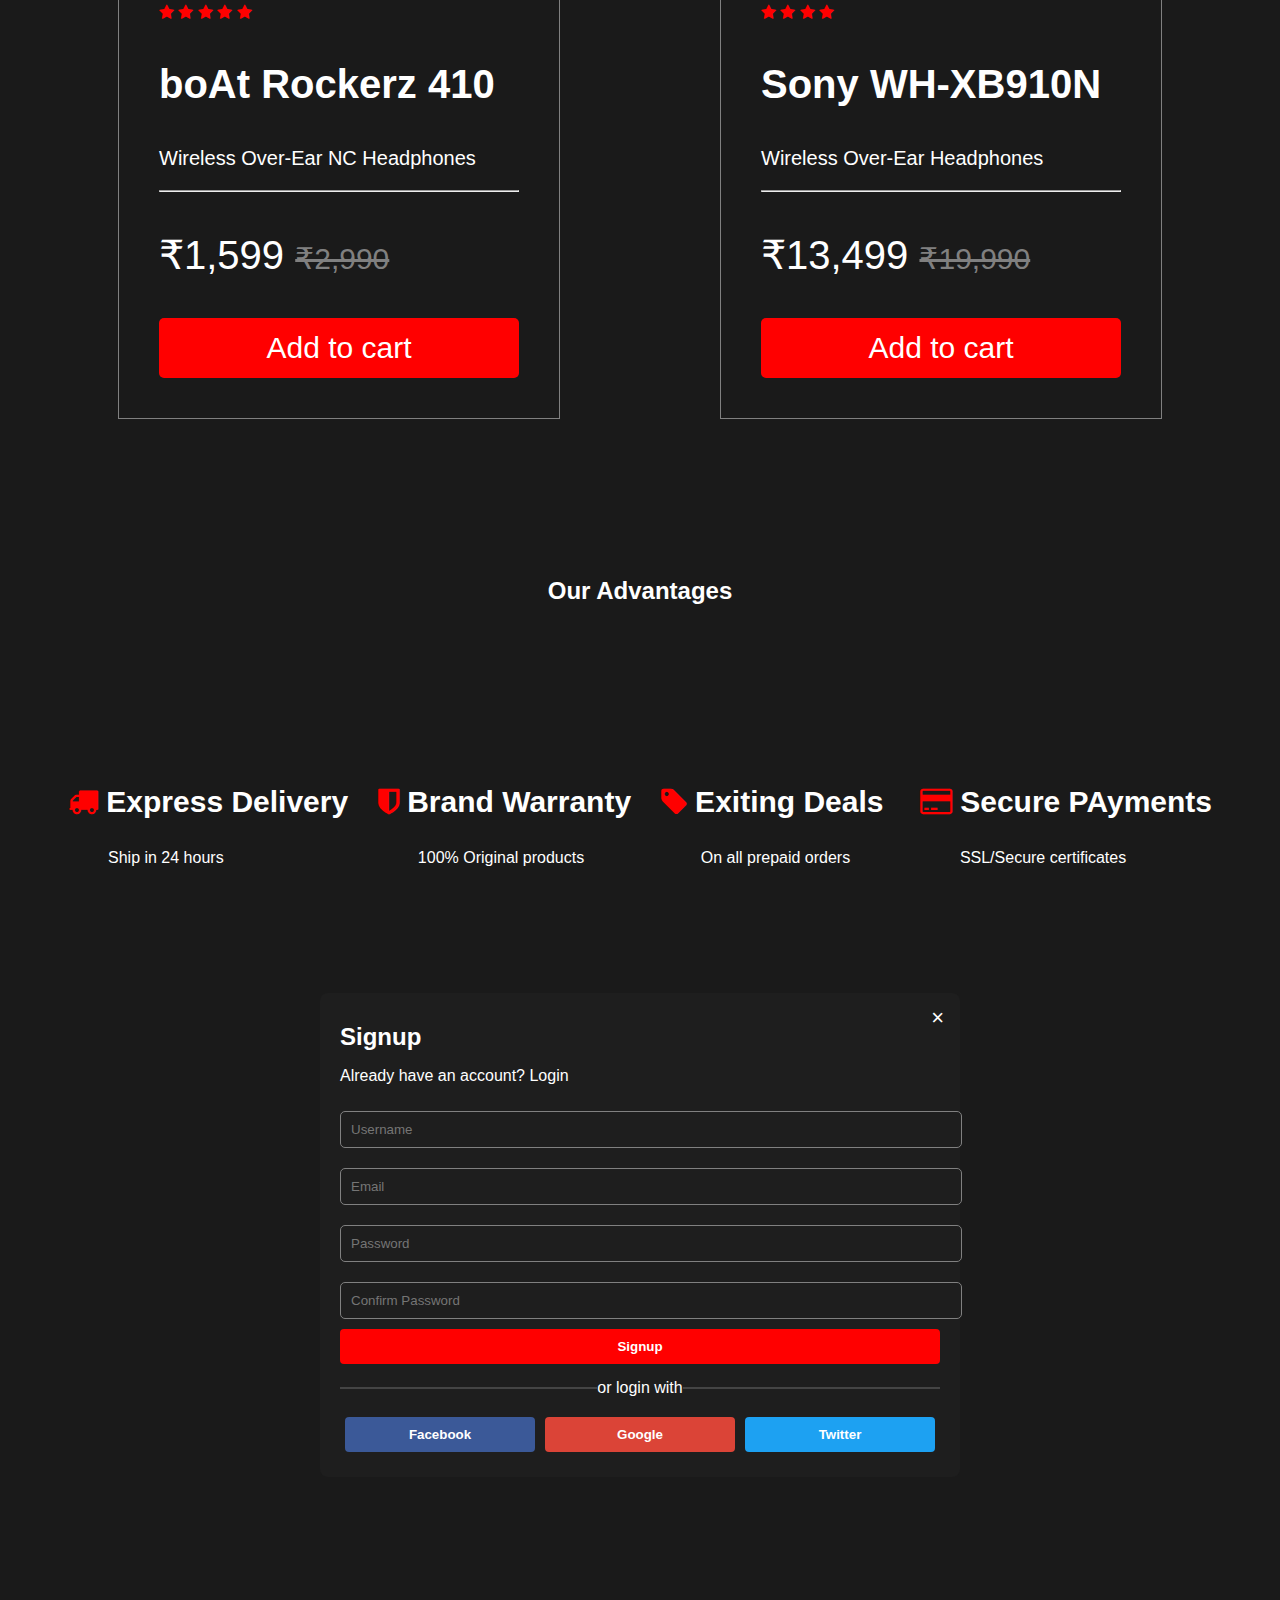
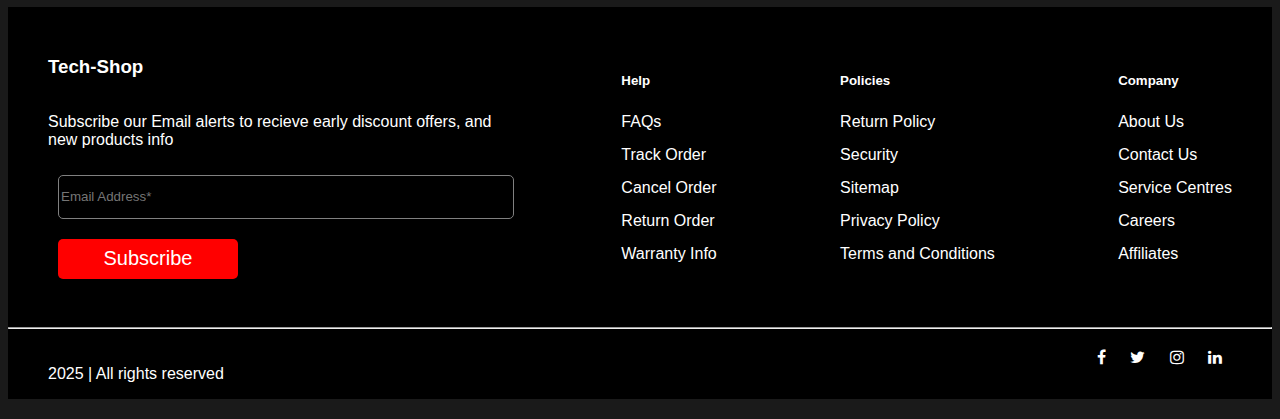
<file: techshop/productdetails.html>
<!DOCTYPE html>
<html lang="en">
<head>
    <meta charset="UTF-8">
    <meta name="viewport" content="width=device-width, initial-scale=1.0">
    <title>Product details</title>
    <link href="https://cdn.jsdelivr.net/npm/bootstrap@5.0.2/dist/css/bootstrap.min.css" rel="stylesheet" integrity="sha384-EVSTQN3/azprG1Anm3QDgpJLIm9Nao0Yz1ztcQTwFspd3yD65VohhpuuCOmLASjC" crossorigin="anonymous">
    <link rel="stylesheet" href="./styles.css">
    <link rel="stylesheet" href="https://cdnjs.cloudflare.com/ajax/libs/font-awesome/4.7.0/css/font-awesome.min.css">
</head>
<body>
    <header>
        <h2>Tech-Shop</h2>
        <div class="headicons">
        
            <i class="fa fa-search" aria-hidden="true"></i>
        
           <a href="/techshop/cart.html"><i class="fa fa-shopping-cart" aria-hidden="true"></i></a>

            <a href="#signupModal"><i class="fa fa-user"></i></a>


        </div>
    </header>
    <div class="product">
        <div class="imgviews">
            <img src="/techshop/assets/jbl660nc-1.png" alt="">
            <img src="/techshop/assets/jbl660nc-2.png" alt="">
            <img src="/techshop/assets/jbl660nc-3 (1).png" alt="">
            <img src="/techshop/assets/jbl660nc-4.png" alt="">
        </div>
        <div class="product-img">
            <img src="/techshop/assets/jbl660nc-1.png" alt="">
        </div>
        <div class="product-inf">
            <h3>JBL live 660NC</h3>
            <p>Wireless Over-Ear NC Headphones</p>
            <i class="fa fa-star" aria-hidden="true"></i>
            <i class="fa fa-star" aria-hidden="true"></i>
            <i class="fa fa-star" aria-hidden="true"></i>
            <i class="fa fa-star" aria-hidden="true"></i>
            <i class="fa fa-star" aria-hidden="true"></i>
            <hr>
            <h4>₹9,999 <span> ₹14,999</span></h4>
            <p>You save: 5000 (33%)</p>
            <p>(inclusive of all taxes)</p>
            <hr>
            <p>Offers and Discounts</p>
            <div class="discounts">
            
                <div>No Cost EMI on Credit Card</div>
            
                <div>Pay Later & Avail Cashback</div>
            </div>
            <hr>
            <button>Add to cart</button>


        </div>
    </div>
    <div class="productspecifications">
    
        <div class="headbuttons">
    
            <button class="specificationbutton">Specifications</button>
    
            <button>Overview</button>
    
            <button>Reviews</button>
    
        </div>
        <div class="details">
                <ul>
                    <li>Brand</li>
                    <li>Model</li>
                    <li>Generic Name</li>
                    <li>Headphone Type</li>
                    <li>Connectivity</li>
                    <li>Microphone</li>
                </ul>
                <ul class="specifications">
                    <li>JBL</li>
                    <li>JBL Live 660NC</li>
                    <li>Headphones</li>
                    <li>Over Ear</li>
                    <li>Wireless</li>
                    <li>yes</li>
                </ul>
            
        </div>
    </div>
    <div class="relatedproducts">
        <h2>Related Products</h2>
        <div class="cards">
           
             <div class="card" >
                
                <div class="img">
                
                    <img src="/techshop/assets/jbl660nc-1.png" alt="">
                </div>
               <div>
                
                  <i class="fa fa-star" aria-hidden="true"></i>
                  <i class="fa fa-star" aria-hidden="true"></i>
                  <i class="fa fa-star" aria-hidden="true"></i>
                  <i class="fa fa-star" aria-hidden="true"></i>
                  <i class="fa fa-star" aria-hidden="true"></i>
                  <h3>JBL Live 660NC</h3>
                  <p>Wireless Over-Ear NC Headphones</p>
                  <hr>
                  <p>₹9,999 <span>₹14,999</span></p>
                  <button>Add to cart</button>
               
                </div>
              </div>
            
            
            <div class="card">
                <div class="img">
                
                    <img src="/techshop/assets/boat518-1.png" alt="">
                </div>
                <div>
                
                    <i class="fa fa-star" aria-hidden="true"></i>
                
                
                    <i class="fa fa-star" aria-hidden="true"></i>
                
                
                    <i class="fa fa-star" aria-hidden="true"></i>
                
                
                    <i class="fa fa-star" aria-hidden="true"></i>
                
                    <i class="fa fa-star" aria-hidden="true"></i>
                
                    <h3>boAt Rockerz 518</h3>
                    <p>On-Ear Wireless Headphones</p>
                
                    <hr>
                
                    <p>₹1,299 <span>₹3,990</span></p>
                
                    <button>Add to cart</button>
                </div>
            </div>
            <div class="card">
                <div class="img">
                
                    <img src="/techshop/assets/boat410-1.png" alt="">
                </div>
                <div>
                
                    <i class="fa fa-star" aria-hidden="true"></i>
                
                    <i class="fa fa-star" aria-hidden="true"></i>
                
                    <i class="fa fa-star" aria-hidden="true"></i>
                
                    <i class="fa fa-star" aria-hidden="true"></i>
                
                    <i class="fa fa-star" aria-hidden="true"></i>
                
                    <h3>boAt Rockerz 410</h3>
                    <p>Wireless Over-Ear NC Headphones</p>
                
                    <hr>
                
                    <p>₹1,599 <span>₹2,990</span></p>
                
                    <button>Add to cart</button>
                </div>
            </div>
            <div class="card">
                <div class="img">
                
                    <img src="/techshop/assets/sonyXb910n-1 (2).png" alt="">
                </div>
                <div>
                
                    <i class="fa fa-star" aria-hidden="true"></i>
                
                    <i class="fa fa-star" aria-hidden="true"></i>
                
                    <i class="fa fa-star" aria-hidden="true"></i>
                
                    <i class="fa fa-star" aria-hidden="true"></i>
                
                    <h3>Sony WH-XB910N</h3>
                    <p>Wireless Over-Ear Headphones</p>
                
                    <hr>
                
                    <p>₹13,499 <span>₹19,990</span></p>
                
                    <button>Add to cart</button>
                </div>
            </div>
        </div>

    </div>
    <div class="advantages">
        <h2>Our Advantages</h2>
        <div class="advlists">
            <div class="list1">
                
                <h3><i class="fa fa-truck" aria-hidden="true"></i> Express Delivery</h3>
                <p>Ship in 24 hours</p>
            </div>
            <div class="list2">

                <h3><i class="fa fa-shield" aria-hidden="true"></i> Brand Warranty</h3>
                <p>100% Original products</p>
            </div>
            <div class="list3">
                <h3><i class="fa fa-tag" aria-hidden="true"></i> Exiting Deals</h3>
                <p>On all prepaid orders</p>
            </div>
            <div class="list4">
                <h3><i class="fa fa-credit-card" aria-hidden="true"></i> Secure PAyments</h3>
                <p>SSL/Secure certificates</p>
            </div>

        </div>
    </div>
    <div id="signupModal" class="modal">
 
            <div class="modal-content">
 
                <a href="#" class="close">&times;</a>

 
                <h2>Signup</h2>
 
                <p>Already have an account? Login</p>

 
                <form>
 
                    <input type="text" placeholder="Username" >
 
                    <input type="email" placeholder="Email" >
 
 
                    <input type="password" placeholder="Password" >
 
                    <input type="password" placeholder="Confirm Password" >
 
                    <button>Signup</button>
 
                </form>

 
                <div class="orsection">
 
                    <hr><span>or login with</span><hr>
 
                </div>

 
                <div class="social-buttons">
 
                    <button class="facebook">Facebook</button>
 
                    <button class="google">Google</button>
 
                    <button class="twitter">Twitter</button>
 
                </div>
 
            </div>

    </div>
        <footer>
            <div class="footersection">
            
                <div class="subscription">
            
                    <h3>Tech-Shop</h3>
            
                    <p>Subscribe our Email alerts to recieve early discount offers, and new products info</p>
            
                    <input type="email" placeholder="Email Address*">
            
                    <button>Subscribe</button>

            
                </div>
            
                <ul class="help">
            
                    <h5>Help</h5>
            
                    <li>FAQs</li>
            
                    <li>Track Order</li>
            
                    <li>Cancel Order</li>
            
                    <li>Return Order</li>
            
                    <li>Warranty Info</li>
            
                </ul>
            
                <ul class="policies">
            
                    <h5>Policies</h5>
            
                    <li>Return Policy</li>
            
                    <li>Security</li>
            
                    <li>Sitemap</li>
            
            
                    <li>Privacy Policy</li>
            
                    <li>Terms and Conditions</li>
            
                </ul>
            
                <ul class="company">
            
                    <h5>Company</h5>
            
                    <li>About Us</li>
            
                    <li>Contact Us</li>
            
                    <li>Service Centres</li>
            
                    <li>Careers</li>
            
                    <li>Affiliates</li>
            
                </ul>
            </div>
            
            <hr>
            
            <div class="socialmedia-accounts">
                <div><p>2025 | All rights reserved</p></div>
        
                <div class="icons">
                     <i class="fa fa-facebook" aria-hidden="true"></i>
                     <i class="fa fa-twitter" aria-hidden="true"></i>
    
                     <i class="fa fa-instagram" aria-hidden="true"></i>
        
                     <i class="fa fa-linkedin" aria-hidden="true"></i>
        
                </div>
            </div>
        </footer>
        <script src="https://cdn.jsdelivr.net/npm/bootstrap@5.0.2/dist/js/bootstrap.bundle.min.js" integrity="sha384-MrcW6ZMFYlzcLA8Nl+NtUVF0sA7MsXsP1UyJoMp4YLEuNSfAP+JcXn/tWtIaxVXM" crossorigin="anonymous"></script>
        


    
</body>
</html>
</file>
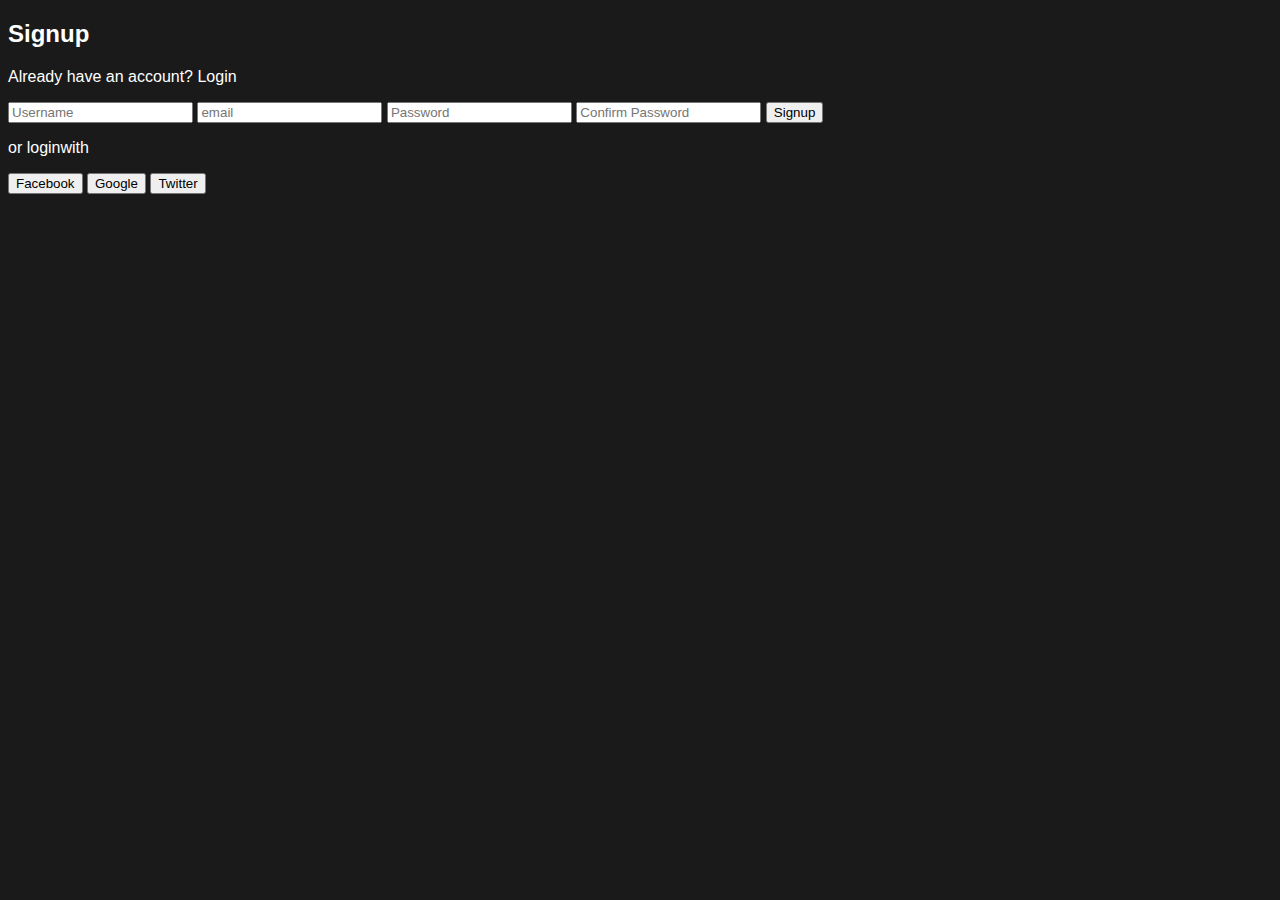
<file: techshop/registration.html>
<!DOCTYPE html>
<html lang="en">
<head>
    <meta charset="UTF-8">
    <meta name="viewport" content="width={device-width}, initial-scale=1.0">
    <title>Document</title>
    <link rel="stylesheet" href="./styles.css">
</head>
<body>
    <div>
    
        <h2>Signup</h2>
    
        <p>Already have an account? Login</p>
    
        <input type="text" placeholder="Username">
    
        <input type="email" placeholder="email">
    
        <input type="password" placeholder="Password">
    
        <input type="password" placeholder="Confirm Password">
    
        <button>Signup</button>
    
        <p>or loginwith</p>
    
        <button>Facebook</button>
    
        <button>Google</button>
    
        <button>Twitter</button>
</body>
</html>
</file>
<file: techshop/styles.css>
*{
    font-family: 'Poppins', sans-serif;
    
}
body{
    background-color: #1a1a1a;
    color: white;
}
header{
    display: flex;
    justify-content: space-between;
    align-items: center;
    margin: 40px;
    color: white;
    
    
}
header h2{
    font-size: 30px;
}
header .fa-user{
    color: white;
}
header .fa-shopping-cart{
    color: white;
}

.headicons i{
    margin: 0px 30px;
}
/* Tablet view - screen width 768px and below */
@media (max-width: 768px) {
    header {
        flex-direction: column;
        align-items: flex-start;
        margin: 20px;
    }

    header h2 {
        font-size: 24px;
        margin-bottom: 10px;
    }

    .headicons {
        display: flex;
        width: 100%;
        justify-content: flex-start;
    }

    .headicons i {
        margin: 0 15px 10px 0;
        font-size: 20px;
    }
}

/* Mobile view - screen width 480px and below */
@media (max-width: 480px) {
    header {
        margin: 15px;
    }

    header h2 {
        font-size: 20px;
    }

    .headicons {
        flex-wrap: wrap;
        justify-content: space-between;
        width: 100%;
    }

    .headicons i {
        margin: 5px 10px;
        font-size: 18px;
    }
}

.carousel-item{
    height: 750px;
}

.carousel-item h2, .carousel-item p{
    color: white;
}

.carousel-item p span{
    text-decoration:line-through;
    color:gray
}

.carousel-item button{
    background-color: red;
    color: white;
    border: none;
}

.carousel-item img{
    height: 650px;
    margin: auto 60%;
}
.carousel-item .productdetails {
    width: 500px;
    position: relative;
    bottom: 500px;
    left: 200px;
    
}

.carousel-item .productdetails h2{
    font-size: 50px
}
.carousel-item .productdetails p{
    font-size: 25px;
}
.carousel-item .productdetails button{
    font-size: 20px;
    
    padding: 10px 20px;
}
.carousel-item .productdetails h2+p{
    margin: 40px auto;
}


/* Tablet view - screen width 768px and below */
@media (max-width: 768px) {
    .carousel-item {
        height: 500px;
    }

    .carousel-item img {
        height: 300px;
        margin: auto;
        display: block;
    }

    .carousel-item .productdetails {
        position: static;
        width: 90%;
        margin: 20px auto;
        text-align: center;
    }

    .carousel-item .productdetails h2 {
        font-size: 28px;
    }

    .carousel-item .productdetails p {
        font-size: 18px;
    }

    .carousel-item .productdetails button {
        font-size: 16px;
        padding: 8px 16px;
    }
}


@media (max-width: 480px) {
    .carousel-item {
        height: auto;
        padding: 20px 10px;
    }

    .carousel-item img {
        height: 250px;
    }

    .carousel-item .productdetails h2 {
        font-size: 22px;
    }

    .carousel-item .productdetails p {
        font-size: 16px;
    }

    .carousel-item .productdetails button {
        font-size: 14px;
        padding: 6px 12px;
    }
}



.featuredproducts{
    background-color: #1a1a1a;
    padding: 30px 5%;
    text-align: center;
}

.featuredproducts h2 {
    margin-top: 30px;
    text-align: center;
    font-size: 30px;
    margin-bottom: 20px;
}

.carousel-track {
    display: flex;
    justify-content: space-between; 
    align-items: flex-end; 
    padding: 20px;
    border-radius: 50px;
    flex-wrap: wrap; 
    gap: 15px; 
}

.product-card, .product-card-middle, .product-card-last{
    background-color: #1a1a1a;
    padding: 20px;
    border-radius: 10px;
    text-align: center;
    
}



.product-card-last{
    width: 200px;
}
.product-card-last img{
    width: 100%;
    margin: 30px auto;
    
}
.product-card-last h4{
    font-size: 16px; 
    font-weight: lighter;
    margin: 10px 0;
}
.product-card-last p span{
    text-decoration: line-through;
    color: gray;
    font-size: 14px;
}
.product-card-last p{
    font-size: 20px;
    font-weight: lighter;
}

.product-card {
    width: 300px; 
}

.product-card h4 {
    font-size: 20px; 
    font-weight: lighter;
    margin: 10px 0;
}

.product-card img {
    width: 100%;
    border-radius: 10px;
    margin: 40px auto;
}

.product-card p {
    font-size: 23px; 
    font-weight: lighter;
}



.product-card p span {
    text-decoration: line-through;
    color: gray;
    font-size: 16px;
}

.product-card-middle {
    width: 400px; 
    order: 0; 
}

.product-card-middle h4 {
    font-size: 25px;
    font-weight: lighter;
    margin: 10px 0;
}

.product-card-middle img {
    width: 100%;
    border-radius: 10px;
    margin: 50px auto;
}

.product-card-middle p {
    font-size: 26px;
    font-weight: lighter;
}

.product-card-middle p span {
    text-decoration: line-through;
    color: gray;
    font-size: 18px;
}

@media (max-width: 768px) {
    .carousel-track {
        justify-content: center;
        gap: 20px;
    }

    .product-card,
    .product-card-middle,
    .product-card-last {
        width: 45%;
    }

    .product-card h4,
    .product-card-last h4,
    .product-card-middle h4 {
        font-size: 18px;
    }

    .product-card p,
    .product-card-last p,
    .product-card-middle p {
        font-size: 18px;
    }

    .product-card img,
    .product-card-last img,
    .product-card-middle img {
        margin: 20px auto;
    }
}


@media (max-width: 480px) {
    .carousel-track {
        flex-direction: column;
        align-items: center;
    }

    .product-card,
    .product-card-middle,
    .product-card-last {
        width: 90%;
    }

    .product-card h4,
    .product-card-last h4,
    .product-card-middle h4 {
        font-size: 16px;
    }

    .product-card p,
    .product-card-last p,
    .product-card-middle p {
        font-size: 16px;
    }

    .product-card img,
    .product-card-last img,
    .product-card-middle img {
        margin: 15px auto;
    }

    .featuredproducts h2 {
        font-size: 24px;
    }
}


.topproducts .header .All{
    background-color: red;
    width: 80px;
    border-radius: 5px;
}
.topproducts h2{
    text-align: center;
    margin: 100px auto;
}
.relatedproducts h2{
    text-align: center;
    margin: 100px auto;
    font-size: 30px;
}

.topproducts .header button{
    border: none;
    background-color: #1a1a1a;
    color: white;
    font-size: 27px;
    font-weight: lighter;
}
.topproducts .header{
    display: flex;
    justify-content: space-around;
    margin: 50px 450px;
}
.cards{
    display: flex;
    flex-wrap: wrap;
    justify-content: space-between;
    margin: 30px;

    
}
.card a{
    color: white;
    text-decoration: none;
}
.card{
   
    margin: 8px auto;
    background-color: #1a1a1a;
    padding:  40px;
    border: 1px solid gray;
    
}

.card img{
    width: 300px;
    height: 300px;
    margin: auto 30px 40px 30px;
   

}

.card i{
    color: red;
}

.card button{
    width: 100%;
    background-color: red;
    color: white;
    height: 60px;
    font-size: 30px;
    border-radius: 5px;
    border: none;
    
}

.card h3{
    font-size: 40px;
}

.card p{
    font-size: 40px;
}

.card p span{
    font-size: 30px;
    text-decoration: line-through;
    color: gray;
}

.topproducts .card:last-child{
    width: 442px;
    
}
.topproducts .card:last-child p{
    margin:60% auto;
    align-items: center;
}
.card h3+p{
    font-size: 20px;
    
}
.advantages h2{
    margin:150px auto;
    text-align: center;
}
.advlists{
    display: flex;
    justify-content: space-between;
    margin:auto 60px;
}
.advlists p{
    margin:auto 40px;
}
.advlists h3{
    font-size: 30px;

}

.advlists i{
    color: red;
}

@media (max-width: 768px) {
    .advantages h2 {
        margin: 100px auto 40px;
        font-size: 28px;
    }

    .advlists {
        flex-wrap: wrap;
        justify-content: center;
        gap: 30px;
        margin: auto 20px;
    }

    .advlists h3 {
        font-size: 24px;
        text-align: center;
    }

    .advlists p {
        margin: 10px auto;
        text-align: center;
        font-size: 16px;
    }
}


@media (max-width: 480px) {
    .advantages h2 {
        margin: 60px auto 30px;
        font-size: 22px;
    }

    .advlists {
        flex-direction: column;
        align-items: center;
        gap: 25px;
        margin: 0 15px;
    }

    .advlists h3 {
        font-size: 20px;
    }

    .advlists p {
        font-size: 14px;
    }
}

.footersection{
    display: flex;
    justify-content: space-between;
   
}
footer{
    margin-top:130px;
    background-color: black;
    

}

footer .subscription{
    width: 450px;
    display: flex;
    flex-direction: column;
    align-self: center;
    padding: 25px 40px;
}
footer .subscription input{
    display:inline-block;
    width: 100%;
    margin: 10px;
    height: 40px;
    background-color: black;
    border: 1px solid gray;
    border-radius: 5px;
    
}
footer ul li{
    list-style: none;
    margin: 15px auto;
}

footer ul{
    padding: 25px 40px;
}

footer ul h5{
     margin: 25px auto;

}

.footersection .subscription button{
    background-color: red;
    color: white;
    width: 180px;
    margin: 10px;
    border: none;
    height: 40px;
    font-size: 20px;
    border-radius: 5px;
}
/* Tablet View - max width 768px */
@media (max-width: 768px) {
  .footersection {
    display: flex;
    flex-wrap: wrap;
    justify-content: space-around;
    padding: 20px;
  }

  .subscription, .help, .policies, .company {
    width: 45%;
    margin-bottom: 30px;
  }

  .subscription input,
  .subscription button {
    width: 100%;
    font-size: 16px;
  }

  .footersection ul h5 {
    font-size: 18px;
  }

  .footersection ul li {
    font-size: 15px;
  }

  .socialmedia-accounts {
    flex-direction: column;
    align-items: center;
    gap: 15px;
    padding: 20px;
    text-align: center;
  }

  .socialmedia-accounts p {
    font-size: 14px;
  }

  .socialmedia-accounts .icons i {
    font-size: 20px;
    margin: 0 10px;
  }
}

/* Mobile View - max width 480px */
@media (max-width: 480px) {
  .footersection {
    flex-direction: column;
    align-items: center;
    text-align: center;
  }

  .subscription, .help, .policies, .company {
    width: 100%;
    padding: 10px 20px;
  }

  .subscription h3 {
    font-size: 20px;
  }

  .subscription p {
    font-size: 14px;
  }

  .subscription input,
  .subscription button {
    width: 100%;
    font-size: 14px;
    margin: 8px 0;
  }

  .footersection ul h5 {
    font-size: 16px;
    margin: 15px 0 10px;
  }

  .footersection ul li {
    font-size: 13px;
  }

  .socialmedia-accounts {
    flex-direction: column;
    padding: 15px 0;
    gap: 10px;
  }

  .socialmedia-accounts .icons i {
    font-size: 18px;
    margin: 0 8px;
  }
}


.socialmedia-accounts{
    display: flex;
    justify-content: space-between;
    margin: 20px 40px;
    align-self: center;
    
}

.socialmedia-accounts .icons i{
    margin: 0px 10px;
}

.product .imgviews img{
    height: 150px;
    width: 150px;
    border: 1px solid gray;
    padding: 20px;
    border-radius: 5px;
    margin: 20px auto;
}
.product .imgviews{
    display: flex;
    flex-direction: column;
    width: 300px;
    
}

.product{
    display: flex;
    margin: 10px;
    align-items: center;
}
.product .product-img img{
    height: 1000px;
    width: 1000px;
}
.product .product-inf{
    width: 800px;
}
.product .product-inf h3{
    font-size: 50px;
    margin: 5px auto;
    
}
.product .product-inf p{
    font-size: 30px;
    margin: 5px;
    
    
}

.product-inf i{
    margin: 30px 0;
    color: red;

}

.product-inf hr{
    height: 1px;
    margin: 40px auto;
    border: none;
    background-color: gray;
}
.product .product-inf h4{
    font-size: 50px;
    margin: 20px auto;

}
.product .product-inf h4 span{
    font-size: 30px;
    color: gray;
    text-decoration: line-through;
}
.product .product-inf h4+p{
    color: green;
}
.product-inf p+p{
    font-size: 20px;
    color: gray;
}
.product-inf hr+p{
    margin: 20px auto;
}
.product-inf .discounts {
    display: flex;
    gap: 80px;
    margin: 30px auto;
}
    
.product-inf .discounts div{
    border: 1px solid gray;
    font-size: 20px;
    padding: 20px;
    border-radius: 5px;
    
}



.product-inf button{
    width: 250px;
    height: 50px;
    background-color: red;
    color: white;
    font-size: 20px;
    border: none;
    border-radius: 5px;

}

@media (max-width: 768px) {
  .product {
    flex-direction: column;
    align-items: center;
    padding: 20px;
  }

  .product .imgviews {
    flex-direction: row;
    flex-wrap: wrap;
    justify-content: center;
    width: 100%;
    gap: 15px;
  }

  .product .imgviews img {
    width: 100px;
    height: 100px;
    padding: 10px;
    margin: 10px;
  }

  .product .product-img img {
    width: 90%;
    height: auto;
    max-width: 400px;
  }

  .product .product-inf {
    width: 100%;
    padding: 20px;
    text-align: center;
  }

  .product .product-inf h3 {
    font-size: 32px;
  }

  .product .product-inf p {
    font-size: 18px;
  }

  .product .product-inf h4 {
    font-size: 30px;
  }

  .product .product-inf h4 span {
    font-size: 18px;
  }

  .product-inf .discounts {
    flex-direction: column;
    gap: 20px;
  }

  .product-inf .discounts div {
    font-size: 16px;
    padding: 15px;
  }

  .product-inf button {
    width: 100%;
    max-width: 300px;
    font-size: 18px;
  }
}


@media (max-width: 480px) {
  .product .imgviews {
    gap: 10px;
  }

  .product .imgviews img {
    width: 80px;
    height: 80px;
  }

  .product .product-img img {
    max-width: 90%;
  }

  .product .product-inf h3 {
    font-size: 24px;
  }

  .product .product-inf p,
  .product .product-inf h4 {
    font-size: 16px;
  }

  .product .product-inf h4 span {
    font-size: 14px;
  }

  .product-inf .discounts div {
    font-size: 14px;
    padding: 10px;
  }

  .product-inf i {
    font-size: 16px;
  }

  .product-inf button {
    font-size: 16px;
  }
}

.headbuttons{
    display: flex;
    margin: 100px 600px;
    justify-content: space-between;
}
.headbuttons .specificationbutton{
    background-color: red;
    padding: 10px;
    border-radius: 5px;
}
.headbuttons button{
    background-color: #1a1a1a;
    border: none;
    color: white;
    font-size: 20px;
}

.details{
    display: flex;
}
.details ul li{
    list-style: none;
    margin: 30px auto;
}

.details .specifications li{
    text-align: right;
    margin-left: 425px;
    font-weight: bold;
}

.modal:target {
  display: block;
}


.modal-content {
  background-color: #1e1e1e;
  margin: 10% auto;
  padding: 20px;
  width: 600px;
  color: white;
  border-radius: 8px;
  position: relative;
}
.modal-content h2{
    text-align: left;
    margin: 10px 0;

}


.modal .close {
  position: absolute;
  top: 12px;
  right: 16px;
  font-size: 22px;
  color: white;
  text-decoration: none;
}


.modal-content form input {
  width: 100%;
  margin: 10px 0;
  padding: 10px;
  border: 1px solid gray;
  color: white;
  border-radius: 5px;
  background-color: #1e1e1e;
}

.modal-content form>button{
  width: 100%;
  padding: 10px;
  background: red;
  color: white;
  border: none;
  border-radius: 4px;
  font-weight: bold;
  cursor: pointer;
}

.orsection {
  display: flex;
  align-items: center;
  text-align: center;
  margin: 15px 0;
}
.orsection hr {
  flex: 1;
  border: 0.5px solid #444;
}
.or-section span {
  padding: 0 10px;
  font-size: 14px;
  color: #aaa;
}

.social-buttons {
  display: flex;
  justify-content: space-between;
}
.social-buttons button {
  
  margin: 5px;
  width: 100%;
  padding: 10px 20px;
  border: none;
  border-radius: 4px;
  color: white;
  font-weight: bold;
  
}
.facebook { background-color: #3b5998; }
.google   { background-color: #db4437; }
.twitter  { background-color: #1da1f2; }

.cartitems{
    overflow-y: scroll;
    height: 600px;
    width: 1100px;
    margin: 40px;
    background-color: #222121;
}
.cartitems img{
    height: 200px;
    width: 200px;
}
.cartitems .item{
    display: flex;
    
    justify-content: space-around;
     margin:50px;

}
.item .content h3 span{
    font-size: 22px;
    color: gray;
    text-decoration: line-through;
    margin: 10px;
}
.item .content h3{
    margin: 40px auto;
}
.cartitems::-webkit-scrollbar-track{
  background-color: #888; 
  border-radius: 10px;
}
.quantity-selector {
  display: inline-flex;
  align-items: center;
  background-color: #1e1e1e;  
  border-radius: 5px;
  padding: 5px 10px;
  gap: 10px;
}

.qty-btn {
  background-color: transparent;
  color: #ccc;
  border: none;
  font-size: 18px;
  padding: 5px 10px;
  cursor: pointer;
  transition: color 0.2s;
}


.qty-number {
  color: red;
  font-weight: bold;
  font-size: 16px;
}

main{
    display: flex;
    
}
.ordersummary{
    margin: 0 40px;
}
    
.pricesummary{
    display: flex;
    margin: 50px;
    justify-content: space-between;
}

.ordersummary h3{
    margin: 50px;

}
.pricesummary ul li{
    margin: 20px 0;
    list-style: none;
    font-size: 20px;
    
}
.pricesummary .price li{
    margin-left: 400px;

}
.pricesummary .price span{
    color: green;
    font-size: 20px;
}
.pricesummary ul{
    padding: 0;
    margin: 0;
}
.totalprice{
    display: flex;
    justify-content: space-between;
}
.ordersummary hr{
    margin: 0;

}

.ordersummary button{
    width: 100%;
    height: 50px;
    background-color: red;
    color: white;
    font-size: 20px;
    border: none;
    border-radius: 5px;
}
/* Tablet View */
@media (max-width: 768px) {
  main {
    flex-direction: column;
    align-items: center;
  }

  .cartitems {
    width: 90%;
    height: auto;
    overflow-y: visible;
    margin: 20px auto;
  }

  .cartitems .item {
    flex-direction: column;
    align-items: center;
    text-align: center;
    margin: 30px auto;
  }

  .cartitems img {
    width: 150px;
    height: 150px;
  }

  .item .content h3 {
    margin: 20px auto;
    font-size: 22px;
  }

  .item .content h3 span {
    font-size: 16px;
    margin-left: 8px;
  }

  .quantity-selector {
    justify-content: center;
    gap: 20px;
    margin: 10px 0;
  }

  .ordersummary {
    width: 90%;
    margin: 20px auto;
    padding: 10px;
    background-color: #222121;
    border-radius: 5px;
  }

  .pricesummary {
    margin: 20px 0;
    flex-direction: column;
    align-items: flex-start;
    gap: 10px;
  }

  .pricesummary ul {
    width: 100%;
  }

  .pricesummary .price li {
    margin-left: 0;
    text-align: right;
  }

  .totalprice {
    flex-direction: column;
    align-items: center;
    gap: 10px;
  }

  .ordersummary button {
    width: 100%;
  }
}

/* Mobile View */
@media (max-width: 480px) {
  .cartitems img {
    width: 120px;
    height: 120px;
  }

  .item .content h3 {
    font-size: 18px;
  }

  .item .content h3 span {
    font-size: 14px;
  }

  .qty-number {
    font-size: 14px;
  }

  .qty-btn {
    font-size: 16px;
  }

  .pricesummary ul li,
  .pricesummary .price li {
    font-size: 16px;
  }

  .ordersummary h3,
  .totalprice h3 {
    font-size: 18px;
  }

  .ordersummary button {
    font-size: 18px;
  }
}
</file>
